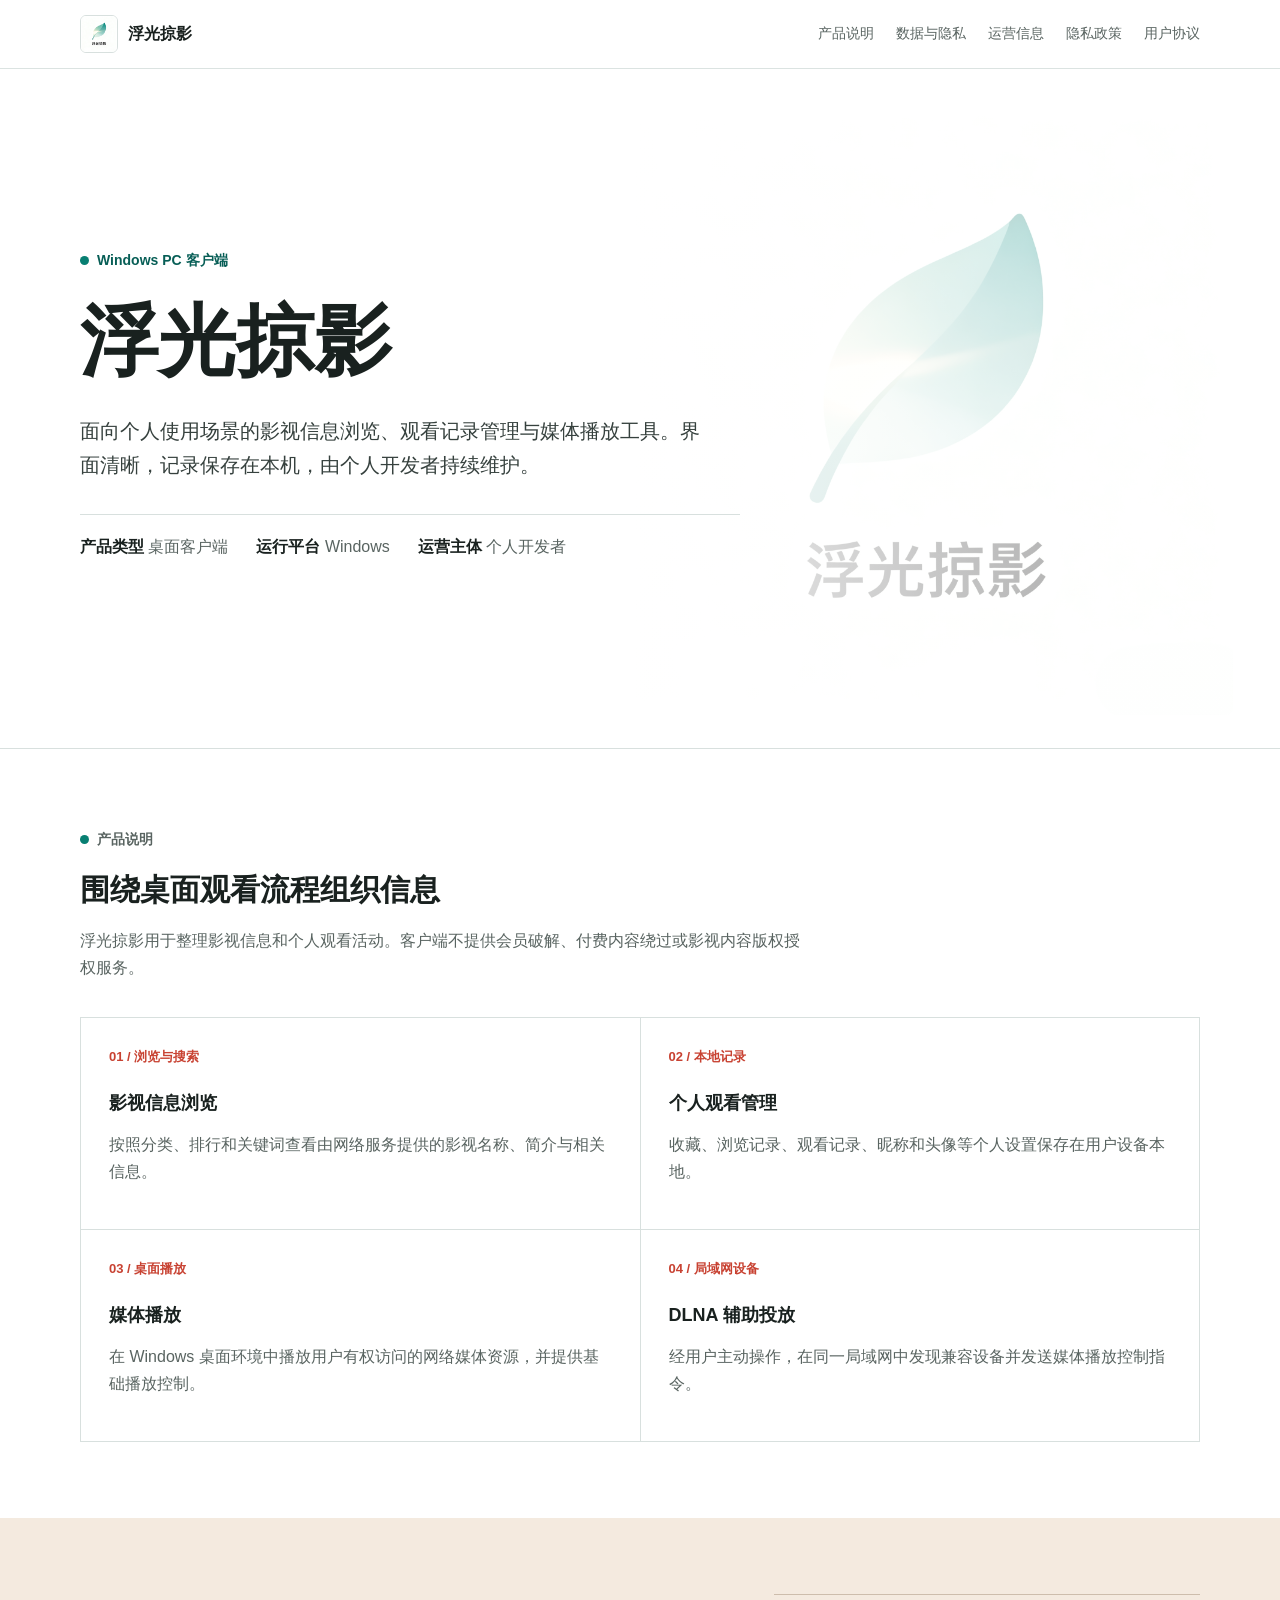
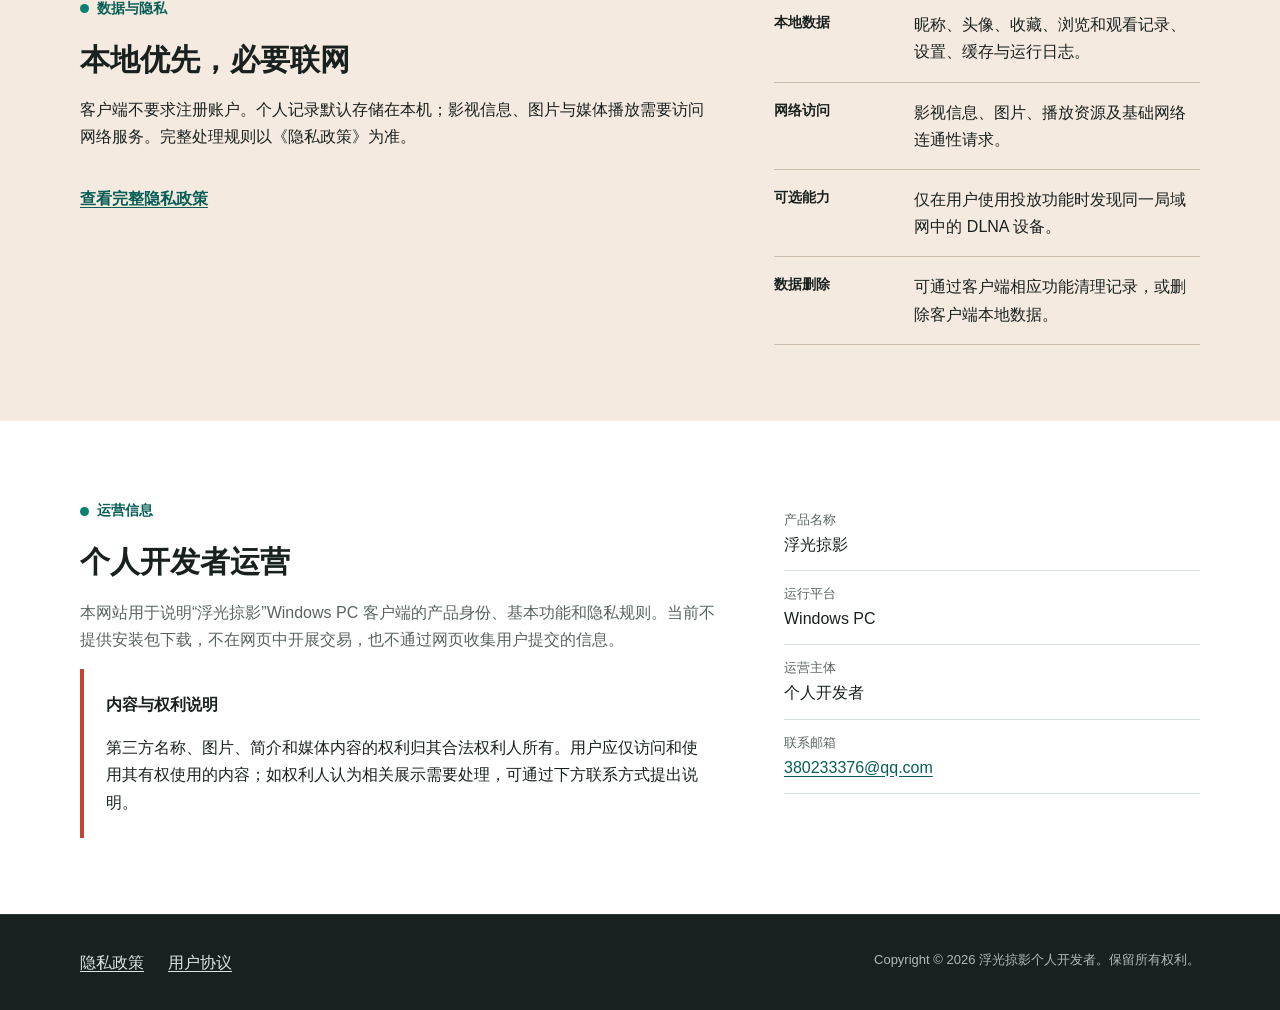
<file: index.html>
<!doctype html>
<html lang="zh-CN">
<head>
  <meta charset="utf-8">
  <meta name="viewport" content="width=device-width, initial-scale=1">
  <meta name="description" content="浮光掠影是面向 Windows PC 的影视信息浏览、个人记录与媒体播放工具。">
  <meta name="referrer" content="strict-origin-when-cross-origin">
  <meta name="theme-color" content="#087f72">
  <title>浮光掠影 - Windows PC 客户端</title>
  <link rel="icon" href="assets/logo.png" type="image/png">
  <link rel="stylesheet" href="styles.css">
</head>
<body>
  <a class="skip-link" href="#main">跳到主要内容</a>
  <header class="site-header">
    <div class="nav-shell">
      <a class="brand-link" href="index.html" aria-label="浮光掠影首页">
        <img class="brand-mark" src="assets/logo.png" alt="" width="38" height="38">
        <span>浮光掠影</span>
      </a>
      <nav class="site-nav" aria-label="主要导航">
        <a href="#product">产品说明</a>
        <a href="#privacy">数据与隐私</a>
        <a href="#operator">运营信息</a>
        <a href="privacy.html">隐私政策</a>
        <a href="terms.html">用户协议</a>
      </nav>
    </div>
  </header>

  <main id="main">
    <section class="hero" aria-labelledby="hero-title">
      <div class="hero-inner">
        <div class="hero-copy">
          <p class="eyebrow">Windows PC 客户端</p>
          <h1 id="hero-title">浮光掠影</h1>
          <p class="hero-lead">面向个人使用场景的影视信息浏览、观看记录管理与媒体播放工具。界面清晰，记录保存在本机，由个人开发者持续维护。</p>
          <ul class="identity-row" aria-label="产品身份信息">
            <li><strong>产品类型</strong> 桌面客户端</li>
            <li><strong>运行平台</strong> Windows</li>
            <li><strong>运营主体</strong> 个人开发者</li>
          </ul>
        </div>
      </div>
    </section>

    <section class="section" id="product" aria-labelledby="product-title">
      <div class="content-shell">
        <div class="section-heading">
          <p class="eyebrow">产品说明</p>
          <h2 id="product-title">围绕桌面观看流程组织信息</h2>
          <p>浮光掠影用于整理影视信息和个人观看活动。客户端不提供会员破解、付费内容绕过或影视内容版权授权服务。</p>
        </div>
        <div class="feature-grid">
          <article class="feature">
            <span class="feature-index">01 / 浏览与搜索</span>
            <h3>影视信息浏览</h3>
            <p>按照分类、排行和关键词查看由网络服务提供的影视名称、简介与相关信息。</p>
          </article>
          <article class="feature">
            <span class="feature-index">02 / 本地记录</span>
            <h3>个人观看管理</h3>
            <p>收藏、浏览记录、观看记录、昵称和头像等个人设置保存在用户设备本地。</p>
          </article>
          <article class="feature">
            <span class="feature-index">03 / 桌面播放</span>
            <h3>媒体播放</h3>
            <p>在 Windows 桌面环境中播放用户有权访问的网络媒体资源，并提供基础播放控制。</p>
          </article>
          <article class="feature">
            <span class="feature-index">04 / 局域网设备</span>
            <h3>DLNA 辅助投放</h3>
            <p>经用户主动操作，在同一局域网中发现兼容设备并发送媒体播放控制指令。</p>
          </article>
        </div>
      </div>
    </section>

    <section class="section section-warm" id="privacy" aria-labelledby="privacy-title">
      <div class="content-shell fact-grid">
        <div>
          <p class="eyebrow">数据与隐私</p>
          <h2 id="privacy-title">本地优先，必要联网</h2>
          <p>客户端不要求注册账户。个人记录默认存储在本机；影视信息、图片与媒体播放需要访问网络服务。完整处理规则以《隐私政策》为准。</p>
          <a class="text-link" href="privacy.html">查看完整隐私政策</a>
        </div>
        <ul class="fact-list">
          <li><strong>本地数据</strong><span>昵称、头像、收藏、浏览和观看记录、设置、缓存与运行日志。</span></li>
          <li><strong>网络访问</strong><span>影视信息、图片、播放资源及基础网络连通性请求。</span></li>
          <li><strong>可选能力</strong><span>仅在用户使用投放功能时发现同一局域网中的 DLNA 设备。</span></li>
          <li><strong>数据删除</strong><span>可通过客户端相应功能清理记录，或删除客户端本地数据。</span></li>
        </ul>
      </div>
    </section>

    <section class="section" id="operator" aria-labelledby="operator-title">
      <div class="content-shell operator-band">
        <div>
          <p class="eyebrow">运营信息</p>
          <h2 id="operator-title">个人开发者运营</h2>
          <p class="operator-copy">本网站用于说明“浮光掠影”Windows PC 客户端的产品身份、基本功能和隐私规则。当前不提供安装包下载，不在网页中开展交易，也不通过网页收集用户提交的信息。</p>
          <div class="notice">
            <strong>内容与权利说明</strong>
            <p>第三方名称、图片、简介和媒体内容的权利归其合法权利人所有。用户应仅访问和使用其有权使用的内容；如权利人认为相关展示需要处理，可通过下方联系方式提出说明。</p>
          </div>
        </div>
        <ul class="contact-list" aria-label="联系信息">
          <li><span>产品名称</span>浮光掠影</li>
          <li><span>运行平台</span>Windows PC</li>
          <li><span>运营主体</span>个人开发者</li>
          <li><span>联系邮箱</span><a href="mailto:380233376@qq.com">380233376@qq.com</a></li>
        </ul>
      </div>
    </section>
  </main>

  <footer class="site-footer">
    <div class="footer-shell">
      <div>
        <div class="footer-links">
          <a href="privacy.html">隐私政策</a>
          <a href="terms.html">用户协议</a>
        </div>
      </div>
      <p>Copyright &copy; 2026 浮光掠影个人开发者。保留所有权利。</p>
    </div>
  </footer>
</body>
</html>
</file>
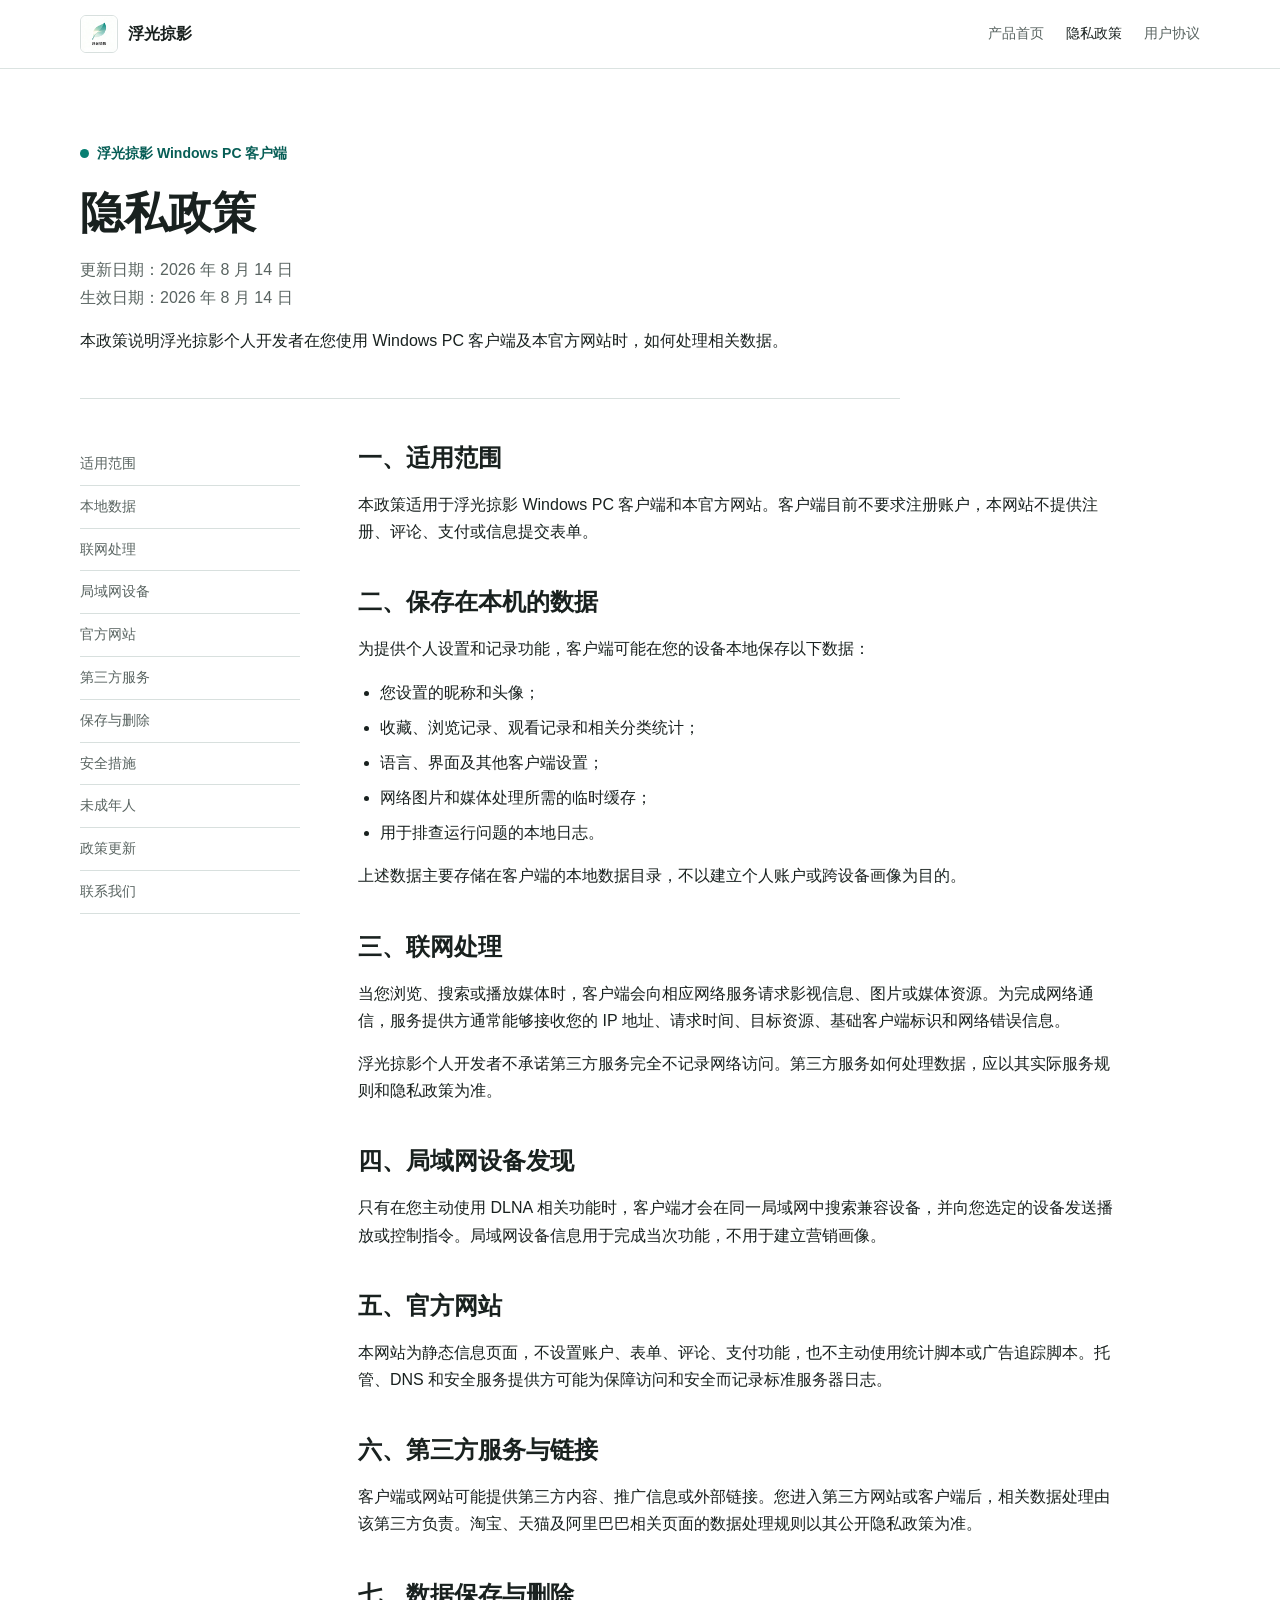
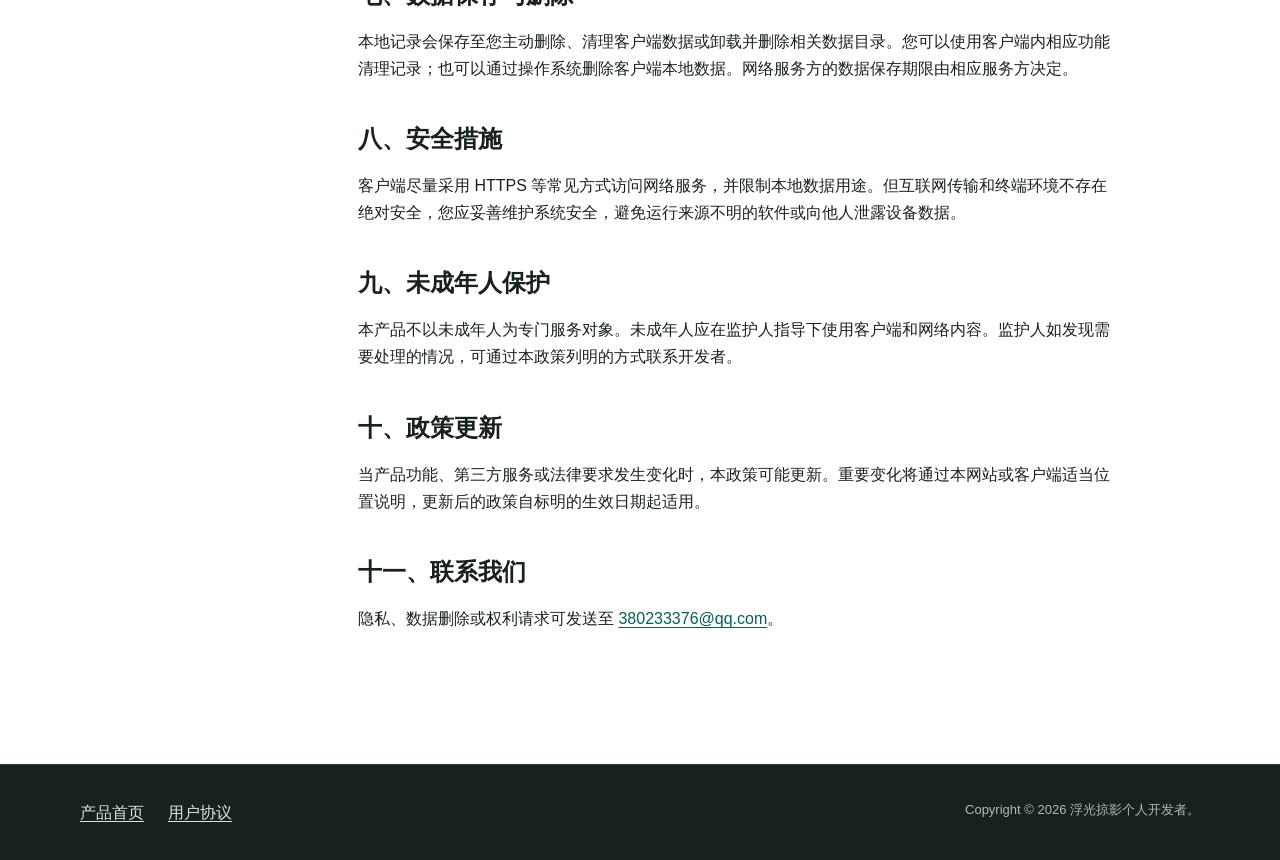
<file: privacy.html>
<!doctype html>
<html lang="zh-CN">
<head>
  <meta charset="utf-8">
  <meta name="viewport" content="width=device-width, initial-scale=1">
  <meta name="description" content="浮光掠影 Windows PC 客户端隐私政策。">
  <meta name="referrer" content="strict-origin-when-cross-origin">
  <meta name="theme-color" content="#087f72">
  <title>隐私政策 - 浮光掠影</title>
  <link rel="icon" href="assets/logo.png" type="image/png">
  <link rel="stylesheet" href="styles.css">
</head>
<body>
  <a class="skip-link" href="#main">跳到主要内容</a>
  <header class="site-header">
    <div class="nav-shell">
      <a class="brand-link" href="index.html" aria-label="浮光掠影首页">
        <img class="brand-mark" src="assets/logo.png" alt="" width="38" height="38">
        <span>浮光掠影</span>
      </a>
      <nav class="site-nav" aria-label="主要导航">
        <a href="index.html">产品首页</a>
        <a href="privacy.html" aria-current="page">隐私政策</a>
        <a href="terms.html">用户协议</a>
      </nav>
    </div>
  </header>

  <main class="legal-main" id="main">
    <div class="content-shell">
      <header class="legal-header">
        <p class="eyebrow">浮光掠影 Windows PC 客户端</p>
        <h1>隐私政策</h1>
        <p class="legal-meta">更新日期：2026 年 8 月 14 日<br>生效日期：2026 年 8 月 14 日</p>
        <p>本政策说明浮光掠影个人开发者在您使用 Windows PC 客户端及本官方网站时，如何处理相关数据。</p>
      </header>

      <div class="legal-layout">
        <ol class="legal-toc" aria-label="本文目录">
          <li><a href="#scope">适用范围</a></li>
          <li><a href="#local">本地数据</a></li>
          <li><a href="#network">联网处理</a></li>
          <li><a href="#dlna">局域网设备</a></li>
          <li><a href="#website">官方网站</a></li>
          <li><a href="#third-party">第三方服务</a></li>
          <li><a href="#retention">保存与删除</a></li>
          <li><a href="#security">安全措施</a></li>
          <li><a href="#minors">未成年人</a></li>
          <li><a href="#updates">政策更新</a></li>
          <li><a href="#contact">联系我们</a></li>
        </ol>

        <article class="legal-article">
          <section id="scope">
            <h2>一、适用范围</h2>
            <p>本政策适用于浮光掠影 Windows PC 客户端和本官方网站。客户端目前不要求注册账户，本网站不提供注册、评论、支付或信息提交表单。</p>
          </section>

          <section id="local">
            <h2>二、保存在本机的数据</h2>
            <p>为提供个人设置和记录功能，客户端可能在您的设备本地保存以下数据：</p>
            <ul>
              <li>您设置的昵称和头像；</li>
              <li>收藏、浏览记录、观看记录和相关分类统计；</li>
              <li>语言、界面及其他客户端设置；</li>
              <li>网络图片和媒体处理所需的临时缓存；</li>
              <li>用于排查运行问题的本地日志。</li>
            </ul>
            <p>上述数据主要存储在客户端的本地数据目录，不以建立个人账户或跨设备画像为目的。</p>
          </section>

          <section id="network">
            <h2>三、联网处理</h2>
            <p>当您浏览、搜索或播放媒体时，客户端会向相应网络服务请求影视信息、图片或媒体资源。为完成网络通信，服务提供方通常能够接收您的 IP 地址、请求时间、目标资源、基础客户端标识和网络错误信息。</p>
            <p>浮光掠影个人开发者不承诺第三方服务完全不记录网络访问。第三方服务如何处理数据，应以其实际服务规则和隐私政策为准。</p>
          </section>

          <section id="dlna">
            <h2>四、局域网设备发现</h2>
            <p>只有在您主动使用 DLNA 相关功能时，客户端才会在同一局域网中搜索兼容设备，并向您选定的设备发送播放或控制指令。局域网设备信息用于完成当次功能，不用于建立营销画像。</p>
          </section>

          <section id="website">
            <h2>五、官方网站</h2>
            <p>本网站为静态信息页面，不设置账户、表单、评论、支付功能，也不主动使用统计脚本或广告追踪脚本。托管、DNS 和安全服务提供方可能为保障访问和安全而记录标准服务器日志。</p>
          </section>

          <section id="third-party">
            <h2>六、第三方服务与链接</h2>
            <p>客户端或网站可能提供第三方内容、推广信息或外部链接。您进入第三方网站或客户端后，相关数据处理由该第三方负责。淘宝、天猫及阿里巴巴相关页面的数据处理规则以其公开隐私政策为准。</p>
          </section>

          <section id="retention">
            <h2>七、数据保存与删除</h2>
            <p>本地记录会保存至您主动删除、清理客户端数据或卸载并删除相关数据目录。您可以使用客户端内相应功能清理记录；也可以通过操作系统删除客户端本地数据。网络服务方的数据保存期限由相应服务方决定。</p>
          </section>

          <section id="security">
            <h2>八、安全措施</h2>
            <p>客户端尽量采用 HTTPS 等常见方式访问网络服务，并限制本地数据用途。但互联网传输和终端环境不存在绝对安全，您应妥善维护系统安全，避免运行来源不明的软件或向他人泄露设备数据。</p>
          </section>

          <section id="minors">
            <h2>九、未成年人保护</h2>
            <p>本产品不以未成年人为专门服务对象。未成年人应在监护人指导下使用客户端和网络内容。监护人如发现需要处理的情况，可通过本政策列明的方式联系开发者。</p>
          </section>

          <section id="updates">
            <h2>十、政策更新</h2>
            <p>当产品功能、第三方服务或法律要求发生变化时，本政策可能更新。重要变化将通过本网站或客户端适当位置说明，更新后的政策自标明的生效日期起适用。</p>
          </section>

          <section id="contact">
            <h2>十一、联系我们</h2>
            <p>隐私、数据删除或权利请求可发送至 <a href="mailto:380233376@qq.com">380233376@qq.com</a>。</p>
          </section>
        </article>
      </div>
    </div>
  </main>

  <footer class="site-footer">
    <div class="footer-shell">
      <div class="footer-links">
        <a href="index.html">产品首页</a>
        <a href="terms.html">用户协议</a>
      </div>
      <p>Copyright &copy; 2026 浮光掠影个人开发者。</p>
    </div>
  </footer>
</body>
</html>
</file>
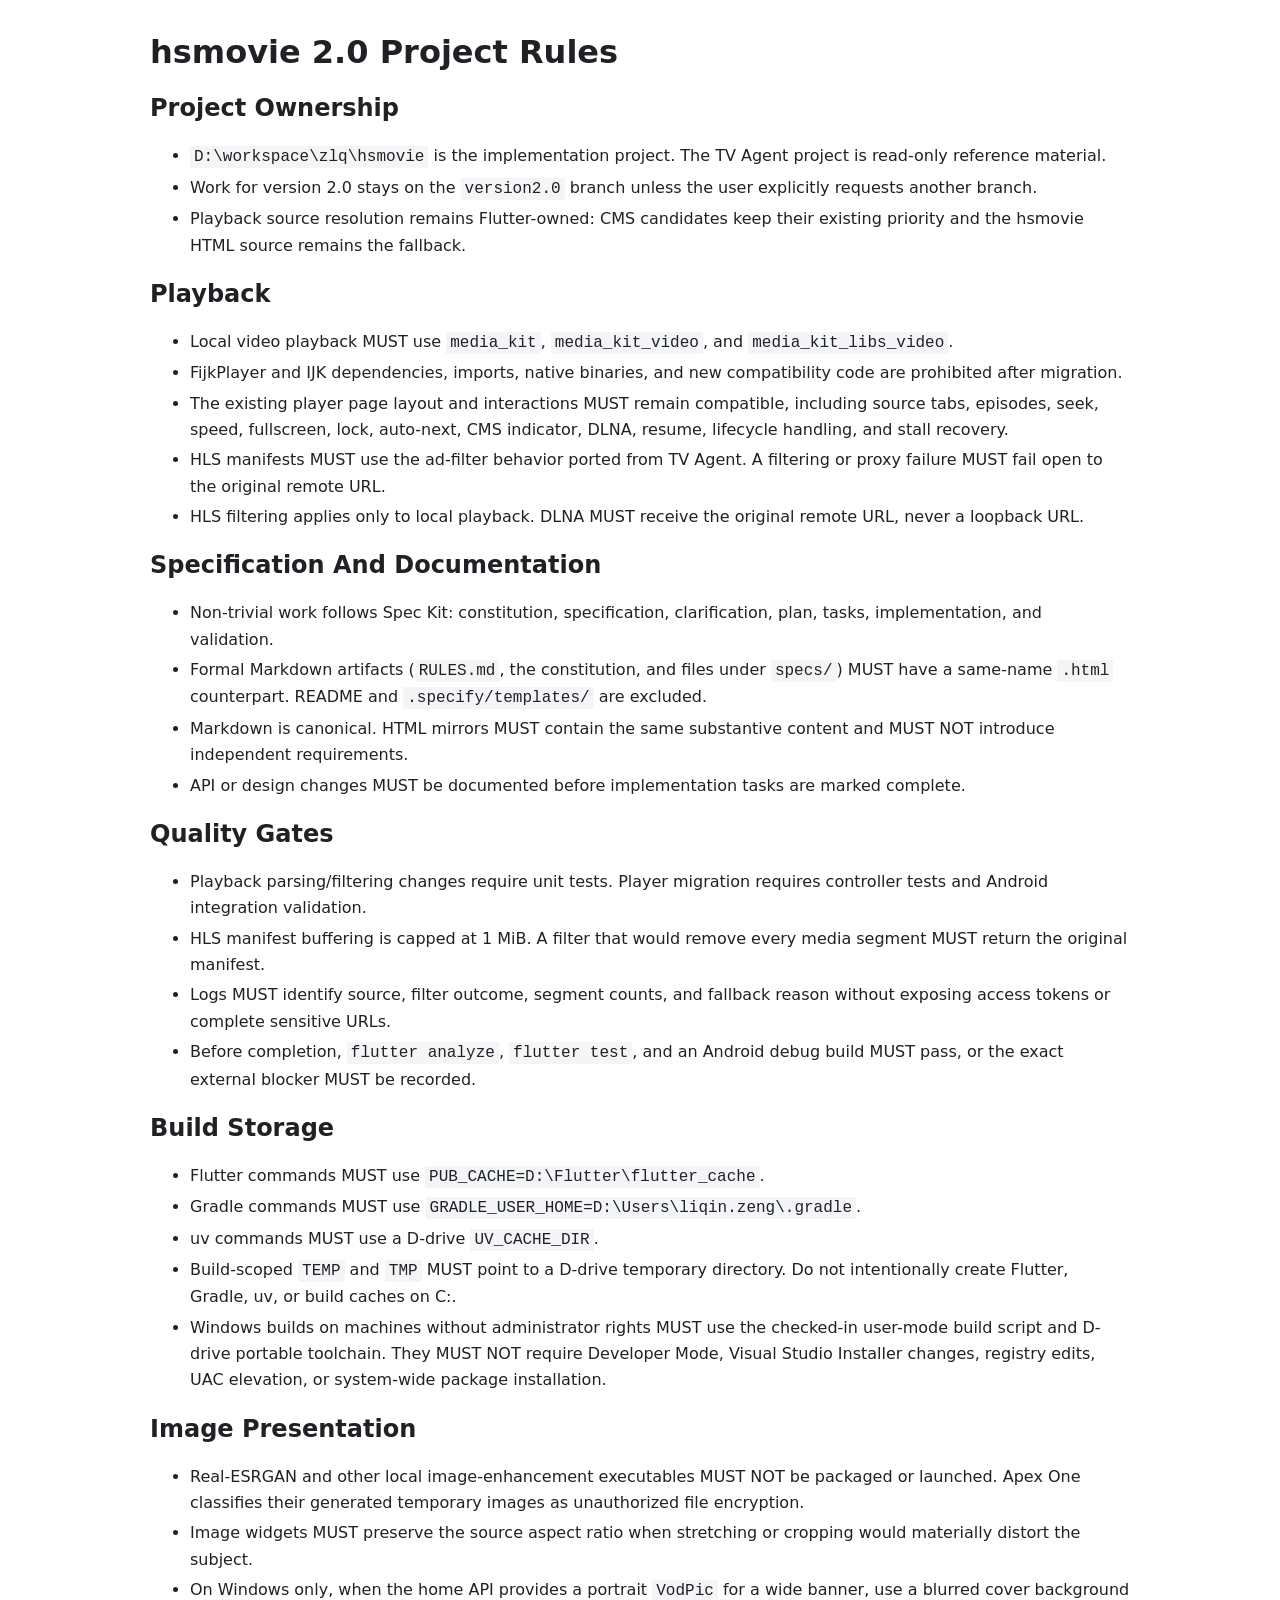
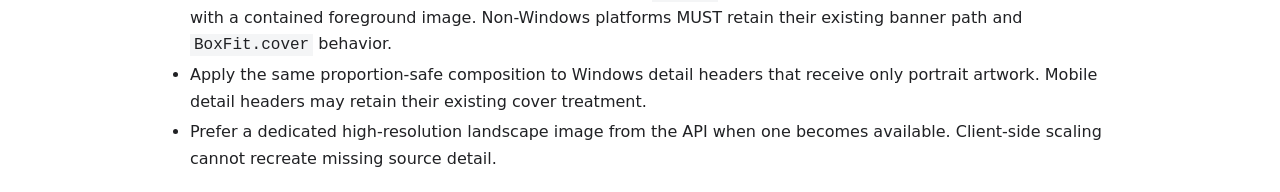
<file: RULES.html>
<!doctype html>
<html lang="zh-CN"><head><meta charset="utf-8">
<meta name="viewport" content="width=device-width,initial-scale=1">
<style>body{font:16px/1.65 system-ui,sans-serif;max-width:980px;margin:32px auto;padding:0 20px;color:#202124}h1,h2,h3{line-height:1.25}code,pre{font-family:ui-monospace,monospace;background:#f4f5f6}code{padding:2px 4px}pre{padding:14px;overflow:auto;border-radius:4px}li{margin:4px 0}blockquote{border-left:3px solid #aaa;padding-left:12px;color:#555}</style></head><body>
<h1>hsmovie 2.0 Project Rules</h1>
<h2>Project Ownership</h2>
<ul>
<li><code>D:\workspace\zlq\hsmovie</code> is the implementation project. The TV Agent project is read-only reference material.</li>
<li>Work for version 2.0 stays on the <code>version2.0</code> branch unless the user explicitly requests another branch.</li>
<li>Playback source resolution remains Flutter-owned: CMS candidates keep their existing priority and the hsmovie HTML source remains the fallback.</li>
</ul>
<h2>Playback</h2>
<ul>
<li>Local video playback MUST use <code>media_kit</code>, <code>media_kit_video</code>, and <code>media_kit_libs_video</code>.</li>
<li>FijkPlayer and IJK dependencies, imports, native binaries, and new compatibility code are prohibited after migration.</li>
<li>The existing player page layout and interactions MUST remain compatible, including source tabs, episodes, seek, speed, fullscreen, lock, auto-next, CMS indicator, DLNA, resume, lifecycle handling, and stall recovery.</li>
<li>HLS manifests MUST use the ad-filter behavior ported from TV Agent. A filtering or proxy failure MUST fail open to the original remote URL.</li>
<li>HLS filtering applies only to local playback. DLNA MUST receive the original remote URL, never a loopback URL.</li>
</ul>
<h2>Specification And Documentation</h2>
<ul>
<li>Non-trivial work follows Spec Kit: constitution, specification, clarification, plan, tasks, implementation, and validation.</li>
<li>Formal Markdown artifacts (<code>RULES.md</code>, the constitution, and files under <code>specs&#47;</code>) MUST have a same-name <code>.html</code> counterpart. README and <code>.specify&#47;templates&#47;</code> are excluded.</li>
<li>Markdown is canonical. HTML mirrors MUST contain the same substantive content and MUST NOT introduce independent requirements.</li>
<li>API or design changes MUST be documented before implementation tasks are marked complete.</li>
</ul>
<h2>Quality Gates</h2>
<ul>
<li>Playback parsing&#47;filtering changes require unit tests. Player migration requires controller tests and Android integration validation.</li>
<li>HLS manifest buffering is capped at 1 MiB. A filter that would remove every media segment MUST return the original manifest.</li>
<li>Logs MUST identify source, filter outcome, segment counts, and fallback reason without exposing access tokens or complete sensitive URLs.</li>
<li>Before completion, <code>flutter analyze</code>, <code>flutter test</code>, and an Android debug build MUST pass, or the exact external blocker MUST be recorded.</li>
</ul>
<h2>Build Storage</h2>
<ul>
<li>Flutter commands MUST use <code>PUB_CACHE=D:\Flutter\flutter_cache</code>.</li>
<li>Gradle commands MUST use <code>GRADLE_USER_HOME=D:\Users\liqin.zeng\.gradle</code>.</li>
<li>uv commands MUST use a D-drive <code>UV_CACHE_DIR</code>.</li>
<li>Build-scoped <code>TEMP</code> and <code>TMP</code> MUST point to a D-drive temporary directory. Do not intentionally create Flutter, Gradle, uv, or build caches on C:.</li>
<li>Windows builds on machines without administrator rights MUST use the checked-in user-mode build script and D-drive portable toolchain. They MUST NOT require Developer Mode, Visual Studio Installer changes, registry edits, UAC elevation, or system-wide package installation.</li>
</ul>
<h2>Image Presentation</h2>
<ul>
<li>Real-ESRGAN and other local image-enhancement executables MUST NOT be packaged or launched. Apex One classifies their generated temporary images as unauthorized file encryption.</li>
<li>Image widgets MUST preserve the source aspect ratio when stretching or cropping would materially distort the subject.</li>
<li>On Windows only, when the home API provides a portrait <code>VodPic</code> for a wide banner, use a blurred cover background with a contained foreground image. Non-Windows platforms MUST retain their existing banner path and <code>BoxFit.cover</code> behavior.</li>
<li>Apply the same proportion-safe composition to Windows detail headers that receive only portrait artwork. Mobile detail headers may retain their existing cover treatment.</li>
<li>Prefer a dedicated high-resolution landscape image from the API when one becomes available. Client-side scaling cannot recreate missing source detail.</li>
</ul>
</body></html>
</file>
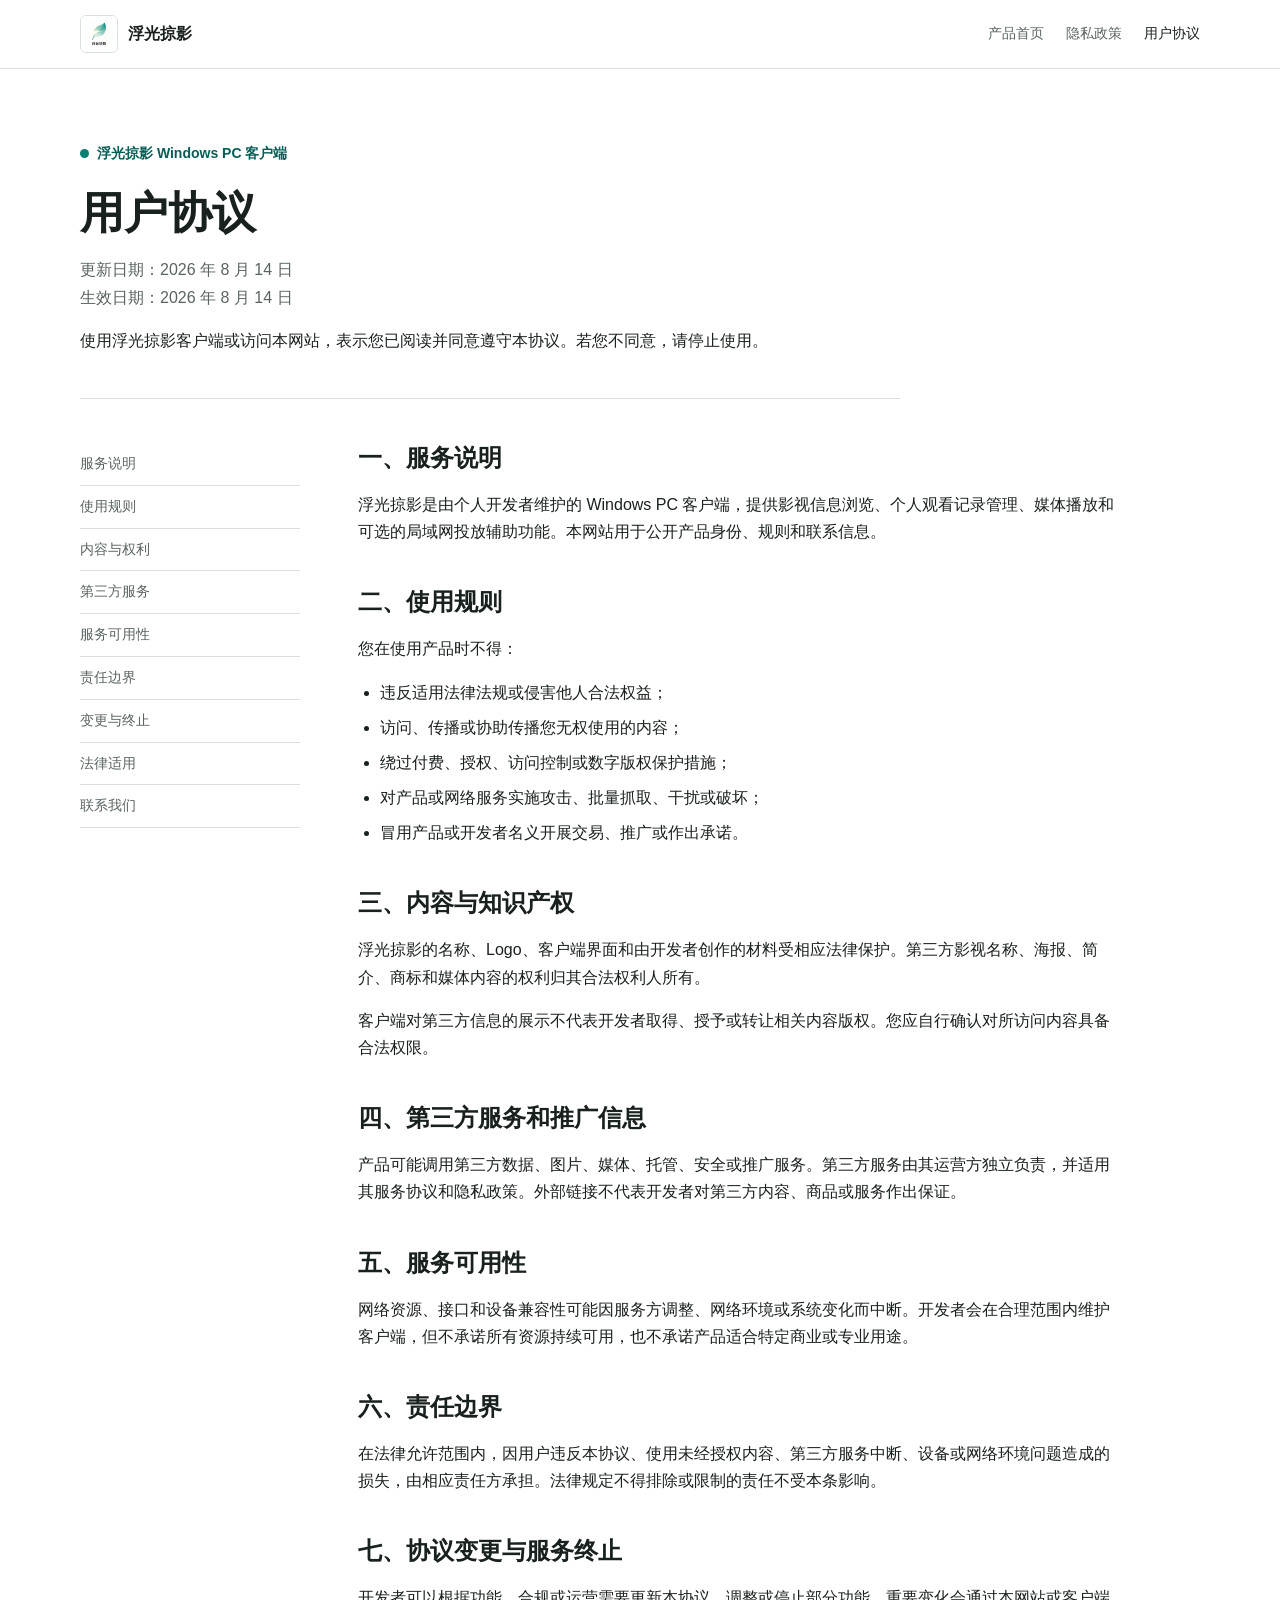
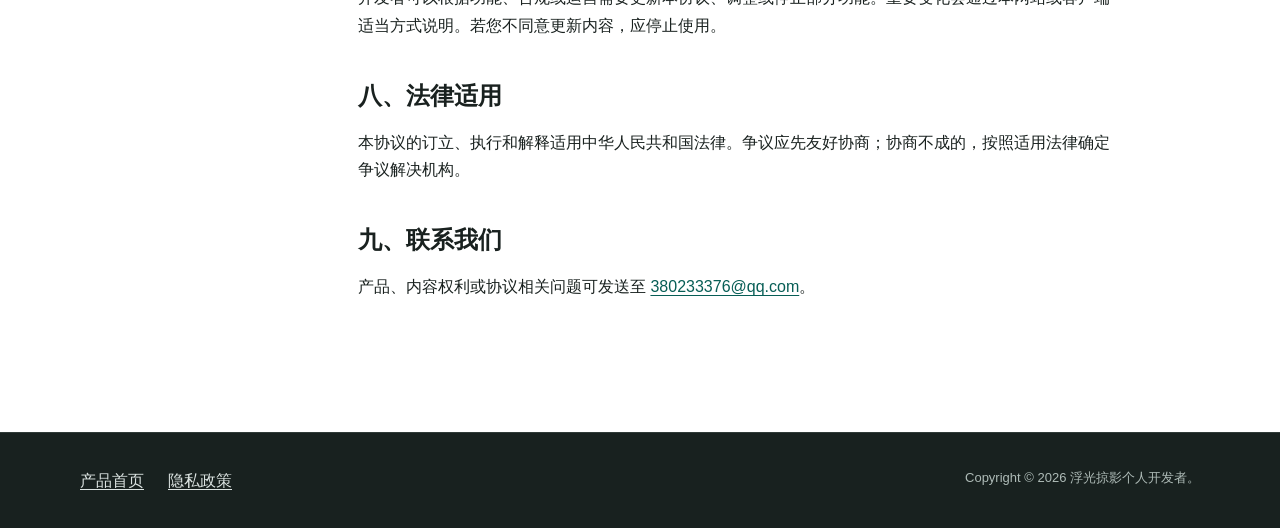
<file: terms.html>
<!doctype html>
<html lang="zh-CN">
<head>
  <meta charset="utf-8">
  <meta name="viewport" content="width=device-width, initial-scale=1">
  <meta name="description" content="浮光掠影 Windows PC 客户端用户协议。">
  <meta name="referrer" content="strict-origin-when-cross-origin">
  <meta name="theme-color" content="#087f72">
  <title>用户协议 - 浮光掠影</title>
  <link rel="icon" href="assets/logo.png" type="image/png">
  <link rel="stylesheet" href="styles.css">
</head>
<body>
  <a class="skip-link" href="#main">跳到主要内容</a>
  <header class="site-header">
    <div class="nav-shell">
      <a class="brand-link" href="index.html" aria-label="浮光掠影首页">
        <img class="brand-mark" src="assets/logo.png" alt="" width="38" height="38">
        <span>浮光掠影</span>
      </a>
      <nav class="site-nav" aria-label="主要导航">
        <a href="index.html">产品首页</a>
        <a href="privacy.html">隐私政策</a>
        <a href="terms.html" aria-current="page">用户协议</a>
      </nav>
    </div>
  </header>

  <main class="legal-main" id="main">
    <div class="content-shell">
      <header class="legal-header">
        <p class="eyebrow">浮光掠影 Windows PC 客户端</p>
        <h1>用户协议</h1>
        <p class="legal-meta">更新日期：2026 年 8 月 14 日<br>生效日期：2026 年 8 月 14 日</p>
        <p>使用浮光掠影客户端或访问本网站，表示您已阅读并同意遵守本协议。若您不同意，请停止使用。</p>
      </header>

      <div class="legal-layout">
        <ol class="legal-toc" aria-label="本文目录">
          <li><a href="#service">服务说明</a></li>
          <li><a href="#rules">使用规则</a></li>
          <li><a href="#content">内容与权利</a></li>
          <li><a href="#third-party">第三方服务</a></li>
          <li><a href="#availability">服务可用性</a></li>
          <li><a href="#liability">责任边界</a></li>
          <li><a href="#changes">变更与终止</a></li>
          <li><a href="#law">法律适用</a></li>
          <li><a href="#contact">联系我们</a></li>
        </ol>

        <article class="legal-article">
          <section id="service">
            <h2>一、服务说明</h2>
            <p>浮光掠影是由个人开发者维护的 Windows PC 客户端，提供影视信息浏览、个人观看记录管理、媒体播放和可选的局域网投放辅助功能。本网站用于公开产品身份、规则和联系信息。</p>
          </section>

          <section id="rules">
            <h2>二、使用规则</h2>
            <p>您在使用产品时不得：</p>
            <ul>
              <li>违反适用法律法规或侵害他人合法权益；</li>
              <li>访问、传播或协助传播您无权使用的内容；</li>
              <li>绕过付费、授权、访问控制或数字版权保护措施；</li>
              <li>对产品或网络服务实施攻击、批量抓取、干扰或破坏；</li>
              <li>冒用产品或开发者名义开展交易、推广或作出承诺。</li>
            </ul>
          </section>

          <section id="content">
            <h2>三、内容与知识产权</h2>
            <p>浮光掠影的名称、Logo、客户端界面和由开发者创作的材料受相应法律保护。第三方影视名称、海报、简介、商标和媒体内容的权利归其合法权利人所有。</p>
            <p>客户端对第三方信息的展示不代表开发者取得、授予或转让相关内容版权。您应自行确认对所访问内容具备合法权限。</p>
          </section>

          <section id="third-party">
            <h2>四、第三方服务和推广信息</h2>
            <p>产品可能调用第三方数据、图片、媒体、托管、安全或推广服务。第三方服务由其运营方独立负责，并适用其服务协议和隐私政策。外部链接不代表开发者对第三方内容、商品或服务作出保证。</p>
          </section>

          <section id="availability">
            <h2>五、服务可用性</h2>
            <p>网络资源、接口和设备兼容性可能因服务方调整、网络环境或系统变化而中断。开发者会在合理范围内维护客户端，但不承诺所有资源持续可用，也不承诺产品适合特定商业或专业用途。</p>
          </section>

          <section id="liability">
            <h2>六、责任边界</h2>
            <p>在法律允许范围内，因用户违反本协议、使用未经授权内容、第三方服务中断、设备或网络环境问题造成的损失，由相应责任方承担。法律规定不得排除或限制的责任不受本条影响。</p>
          </section>

          <section id="changes">
            <h2>七、协议变更与服务终止</h2>
            <p>开发者可以根据功能、合规或运营需要更新本协议、调整或停止部分功能。重要变化会通过本网站或客户端适当方式说明。若您不同意更新内容，应停止使用。</p>
          </section>

          <section id="law">
            <h2>八、法律适用</h2>
            <p>本协议的订立、执行和解释适用中华人民共和国法律。争议应先友好协商；协商不成的，按照适用法律确定争议解决机构。</p>
          </section>

          <section id="contact">
            <h2>九、联系我们</h2>
            <p>产品、内容权利或协议相关问题可发送至 <a href="mailto:380233376@qq.com">380233376@qq.com</a>。</p>
          </section>
        </article>
      </div>
    </div>
  </main>

  <footer class="site-footer">
    <div class="footer-shell">
      <div class="footer-links">
        <a href="index.html">产品首页</a>
        <a href="privacy.html">隐私政策</a>
      </div>
      <p>Copyright &copy; 2026 浮光掠影个人开发者。</p>
    </div>
  </footer>
</body>
</html>
</file>
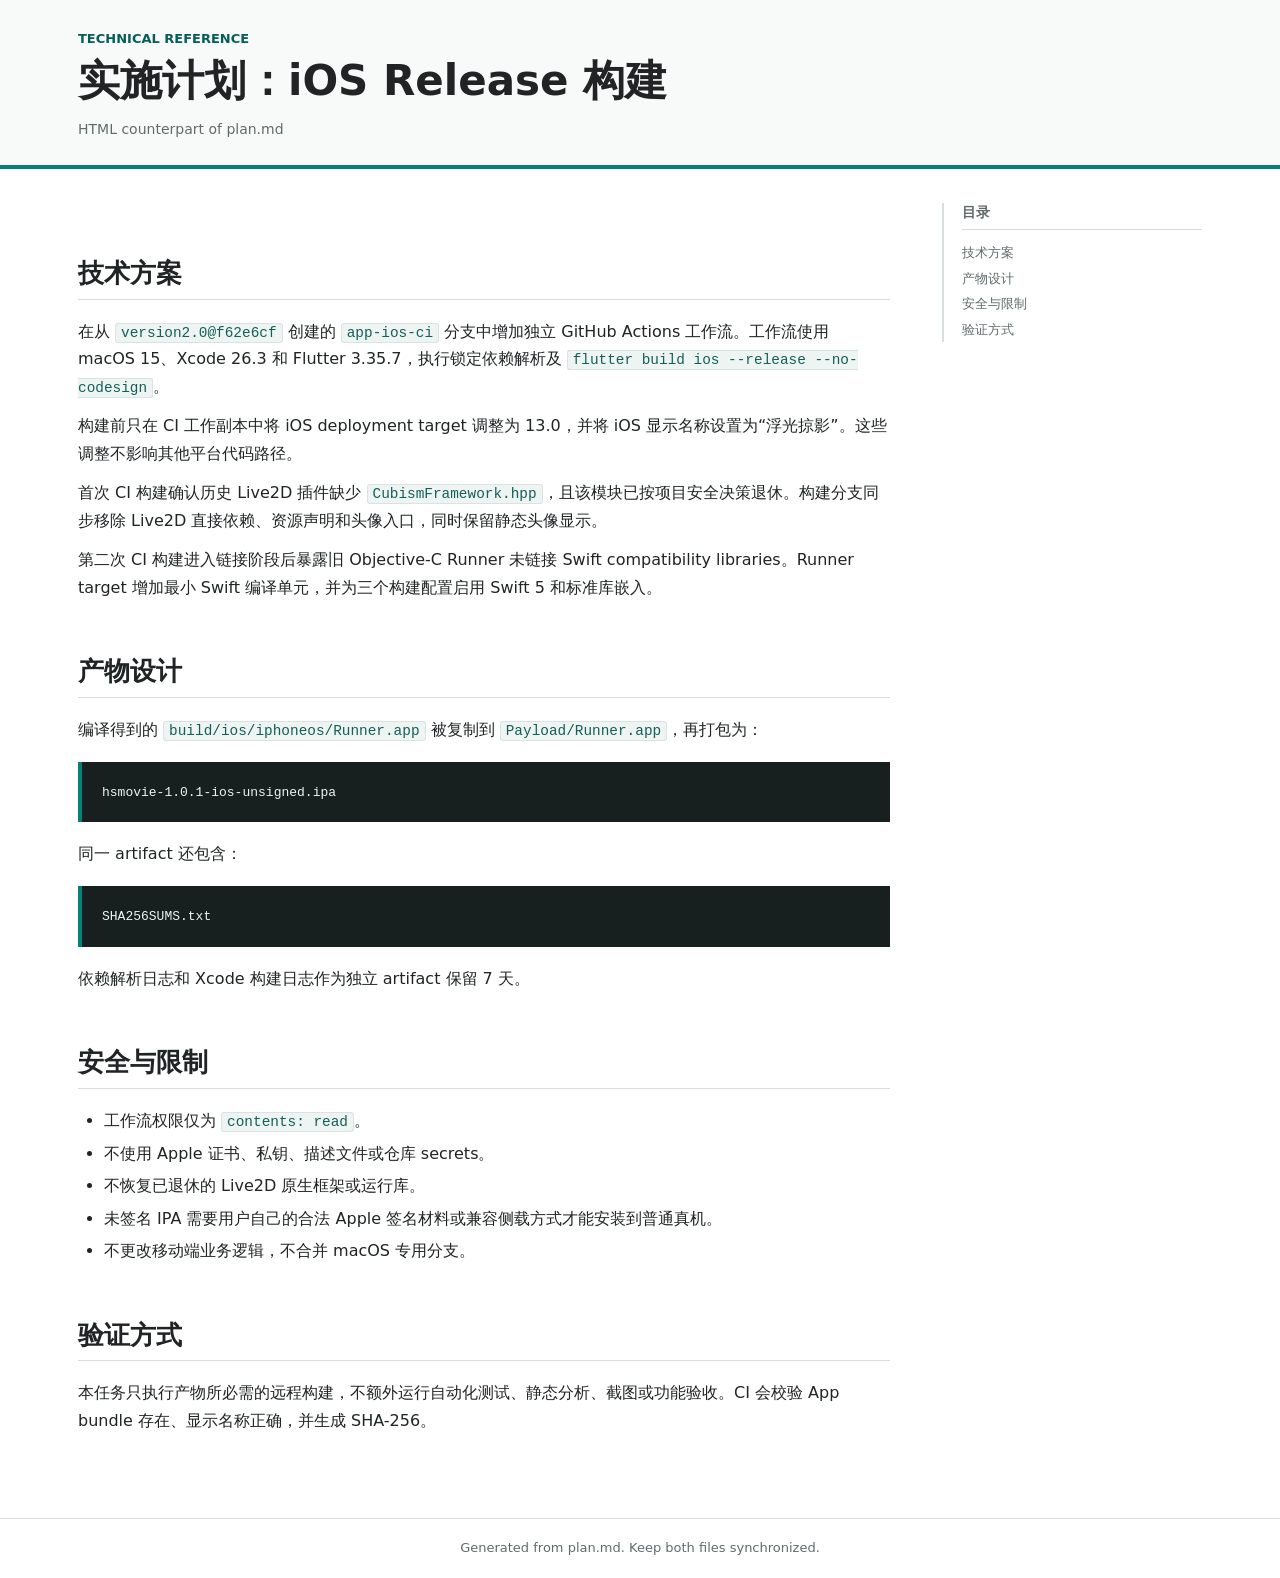
<file: specs/004-ios-release-build/plan.html>
<!doctype html>
<html lang="zh-CN">
<head>
  <meta charset="utf-8">
  <meta name="viewport" content="width=device-width, initial-scale=1">
  <title>实施计划：iOS Release 构建</title>
  <style>
:root{color-scheme:light;--ink:#202425;--muted:#626b6c;--line:#d8dedd;--soft:#f4f7f6;--accent:#087f78;--accent-dark:#075e59;--warm:#b65318;--code:#17201f;--paper:#fff;}
*{box-sizing:border-box}html{scroll-behavior:smooth}body{margin:0;background:var(--paper);color:var(--ink);font:16px/1.72 system-ui,-apple-system,"Segoe UI","Microsoft YaHei",sans-serif;letter-spacing:0;}
a{color:var(--accent-dark);text-decoration-thickness:1px;text-underline-offset:3px}a:hover{color:var(--warm)}
.page-header{border-bottom:4px solid var(--accent);background:#f8faf9}.page-header-inner{max-width:1180px;margin:0 auto;padding:28px 28px 24px}.eyebrow{margin:0;color:var(--accent-dark);font-size:13px;font-weight:700;text-transform:uppercase}.page-header h1{margin:6px 0 0;font-size:clamp(25px,4vw,42px);line-height:1.2;letter-spacing:0}.source{margin:10px 0 0;color:var(--muted);font-size:14px}
.layout{display:grid;grid-template-columns:minmax(0,820px) 260px;gap:52px;max-width:1180px;margin:0 auto;padding:34px 28px 72px}.content{min-width:0}.toc{position:sticky;top:24px;align-self:start;max-height:calc(100vh - 48px);overflow:auto;border-left:2px solid var(--line);padding-left:18px}.toc h2{margin:0 0 10px;font-size:14px;text-transform:uppercase;color:var(--muted)}.toc ul{list-style:none;margin:0;padding:0}.toc li{margin:0}.toc a{display:block;padding:4px 0;color:var(--muted);font-size:13px;line-height:1.35;text-decoration:none}.toc a:hover{color:var(--accent-dark)}.toc-level-3 a{padding-left:12px}.toc-level-4 a{padding-left:24px}
.content>h1:first-child{display:none}h2,h3,h4,h5,h6{scroll-margin-top:20px;line-height:1.3;letter-spacing:0}h2{margin:54px 0 18px;padding-bottom:8px;border-bottom:1px solid var(--line);font-size:26px}h3{margin:36px 0 14px;font-size:20px}h4{margin:28px 0 10px;font-size:17px}.heading-link{margin-left:8px;color:transparent;text-decoration:none;font-weight:400}.content h2:hover .heading-link,.content h3:hover .heading-link,.content h4:hover .heading-link{color:var(--line)}p{margin:12px 0}strong{font-weight:700}blockquote{margin:20px 0;padding:12px 18px;border-left:4px solid var(--warm);background:#fff8f2;color:#4d4038}blockquote p{margin:0}ul,ol{padding-left:26px}li{margin:5px 0}
code{border:1px solid #d9e3e1;border-radius:3px;background:#edf4f2;padding:1px 5px;color:#145f59;font:0.9em/1.5 "Cascadia Code",Consolas,monospace}pre{overflow:auto;margin:18px 0;padding:18px 20px;border-left:4px solid var(--accent);background:var(--code);color:#edf5f3;line-height:1.55}pre code{border:0;background:transparent;padding:0;color:inherit;font-size:13px;white-space:pre}
.table-wrap{overflow-x:auto;margin:18px 0;border:1px solid var(--line)}table{width:100%;border-collapse:collapse;font-size:14px}th{background:#edf4f2;color:#174c48;font-weight:700}th,td{padding:10px 12px;border-right:1px solid var(--line);border-bottom:1px solid var(--line);vertical-align:top}tr:last-child td{border-bottom:0}th:last-child,td:last-child{border-right:0}tbody tr:nth-child(even){background:#fafcfc}hr{border:0;border-top:1px solid var(--line);margin:36px 0}
.doc-footer{border-top:1px solid var(--line);color:var(--muted);font-size:13px;padding:18px 28px;text-align:center}
@media(max-width:900px){.layout{grid-template-columns:1fr;padding-top:22px}.toc{position:static;grid-row:1;max-height:none;border-left:0;border-bottom:1px solid var(--line);padding:0 0 18px}.toc ul{columns:2}.content{grid-row:2}}
@media(max-width:600px){body{font-size:15px}.page-header-inner,.layout{padding-left:18px;padding-right:18px}.layout{gap:26px}.toc ul{columns:1}h2{font-size:22px}pre{margin-left:-18px;margin-right:-18px;border-left-width:4px;border-radius:0;padding:16px 18px}.table-wrap{margin-left:-18px;margin-right:-18px;border-left:0;border-right:0}th,td{min-width:130px}}
@media print{.page-header{border-bottom:2px solid #000}.layout{display:block;max-width:none;padding:20px}.toc{position:static;max-height:none;border:1px solid #bbb;padding:14px;margin-bottom:28px}.toc ul{columns:2}.heading-link{display:none}a{color:#000;text-decoration:none}pre{white-space:pre-wrap;break-inside:avoid}table{break-inside:auto}tr{break-inside:avoid}.doc-footer{padding:10px}}
  </style>
</head>
<body>
  <header class="page-header"><div class="page-header-inner">
    <p class="eyebrow">Technical Reference</p>
    <h1>实施计划：iOS Release 构建</h1>
    <p class="source">HTML counterpart of plan.md</p>
  </div></header>
  <div class="layout">
    <main class="content"><h1 id="实施计划-ios-release-构建">实施计划：iOS Release 构建<a class="heading-link" href="#实施计划-ios-release-构建" aria-label="Link to this section">#</a></h1>
<h2 id="技术方案">技术方案<a class="heading-link" href="#技术方案" aria-label="Link to this section">#</a></h2>
<p>在从 <code>version2.0@f62e6cf</code> 创建的 <code>app-ios-ci</code> 分支中增加独立 GitHub Actions 工作流。工作流使用 macOS 15、Xcode 26.3 和 Flutter 3.35.7，执行锁定依赖解析及 <code>flutter build ios --release --no-codesign</code>。</p>
<p>构建前只在 CI 工作副本中将 iOS deployment target 调整为 13.0，并将 iOS 显示名称设置为“浮光掠影”。这些调整不影响其他平台代码路径。</p>
<p>首次 CI 构建确认历史 Live2D 插件缺少 <code>CubismFramework.hpp</code>，且该模块已按项目安全决策退休。构建分支同步移除 Live2D 直接依赖、资源声明和头像入口，同时保留静态头像显示。</p>
<p>第二次 CI 构建进入链接阶段后暴露旧 Objective-C Runner 未链接 Swift compatibility libraries。Runner target 增加最小 Swift 编译单元，并为三个构建配置启用 Swift 5 和标准库嵌入。</p>
<h2 id="产物设计">产物设计<a class="heading-link" href="#产物设计" aria-label="Link to this section">#</a></h2>
<p>编译得到的 <code>build/ios/iphoneos/Runner.app</code> 被复制到 <code>Payload/Runner.app</code>，再打包为：</p>
<pre><code class="language-text">hsmovie-1.0.1-ios-unsigned.ipa</code></pre>
<p>同一 artifact 还包含：</p>
<pre><code class="language-text">SHA256SUMS.txt</code></pre>
<p>依赖解析日志和 Xcode 构建日志作为独立 artifact 保留 7 天。</p>
<h2 id="安全与限制">安全与限制<a class="heading-link" href="#安全与限制" aria-label="Link to this section">#</a></h2>
<ul><li>工作流权限仅为 <code>contents: read</code>。</li><li>不使用 Apple 证书、私钥、描述文件或仓库 secrets。</li><li>不恢复已退休的 Live2D 原生框架或运行库。</li><li>未签名 IPA 需要用户自己的合法 Apple 签名材料或兼容侧载方式才能安装到普通真机。</li><li>不更改移动端业务逻辑，不合并 macOS 专用分支。</li></ul>
<h2 id="验证方式">验证方式<a class="heading-link" href="#验证方式" aria-label="Link to this section">#</a></h2>
<p>本任务只执行产物所必需的远程构建，不额外运行自动化测试、静态分析、截图或功能验收。CI 会校验 App bundle 存在、显示名称正确，并生成 SHA-256。</p></main>
    <nav class="toc" aria-label="Table of contents"><h2>目录</h2><ul><li class="toc-level-2"><a href="#技术方案">技术方案</a></li>
<li class="toc-level-2"><a href="#产物设计">产物设计</a></li>
<li class="toc-level-2"><a href="#安全与限制">安全与限制</a></li>
<li class="toc-level-2"><a href="#验证方式">验证方式</a></li></ul></nav>
  </div>
  <footer class="doc-footer">Generated from plan.md. Keep both files synchronized.</footer>
</body>
</html>
</file>
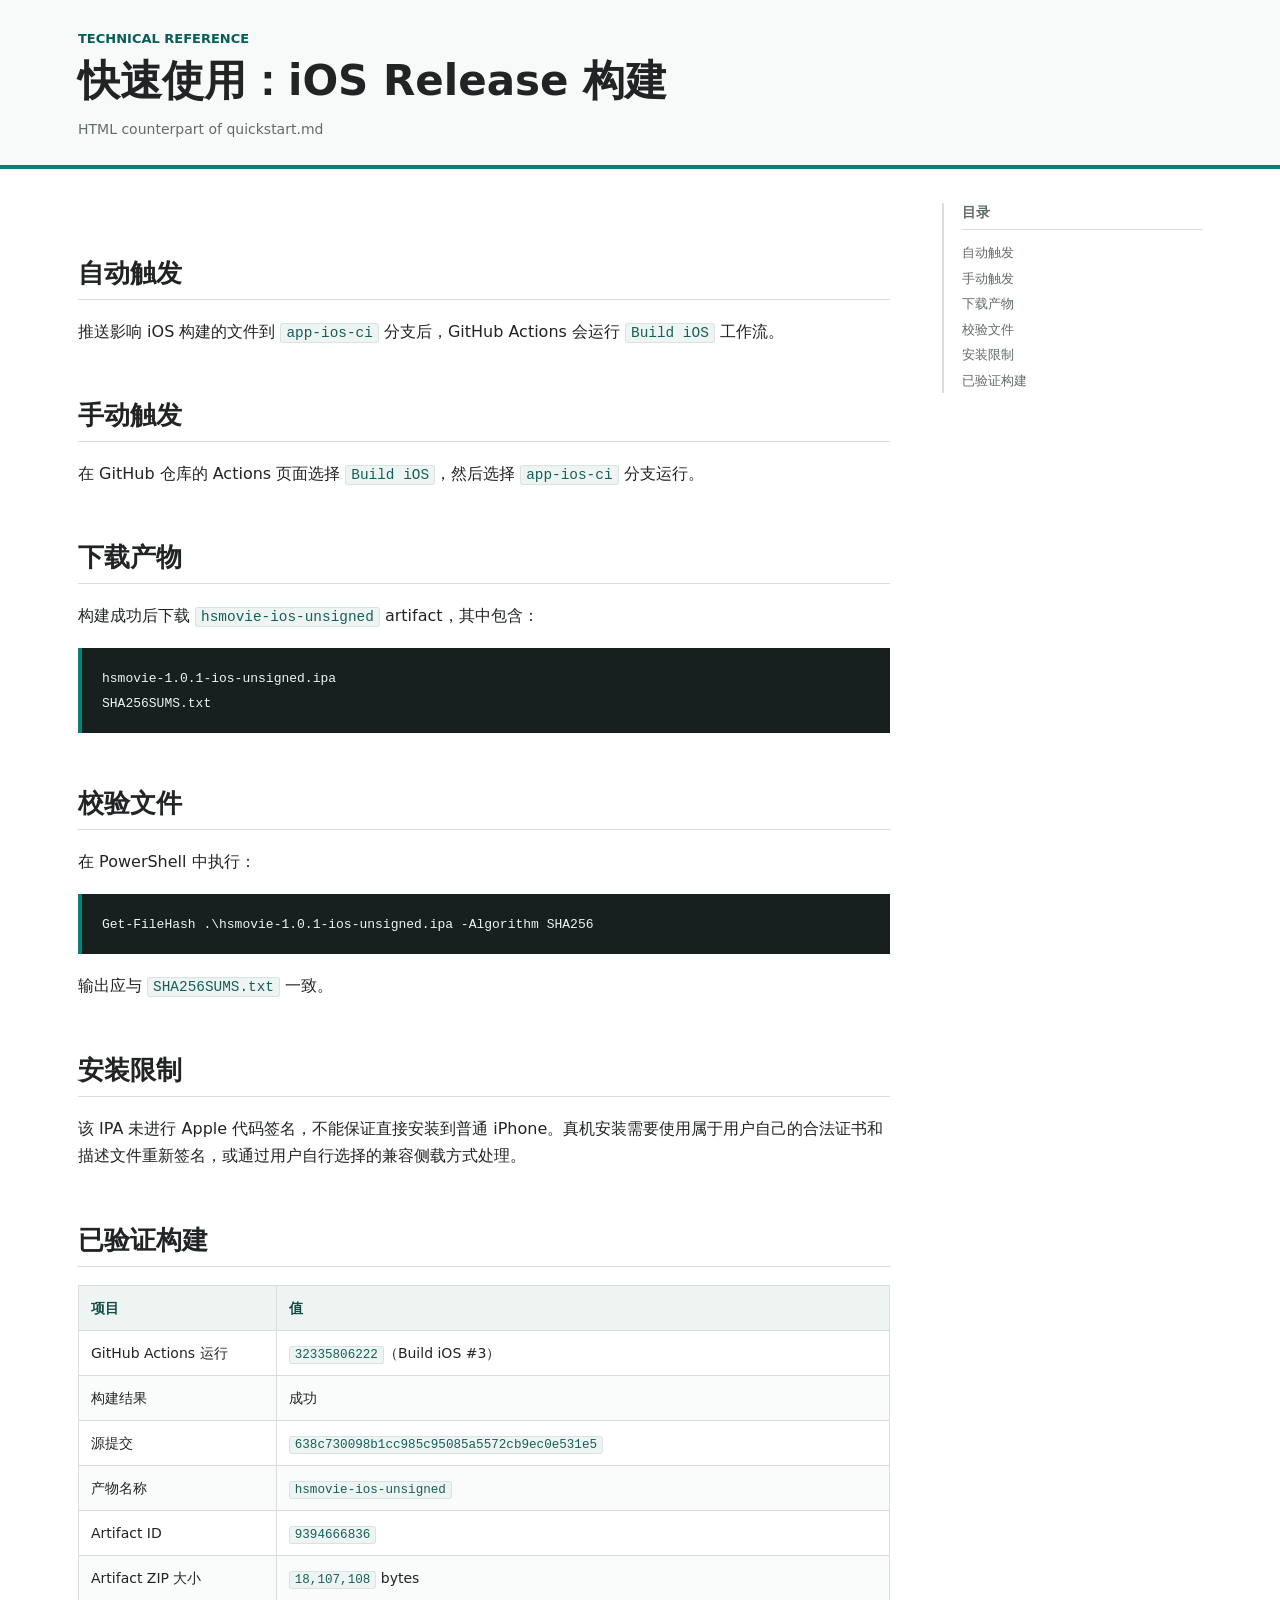
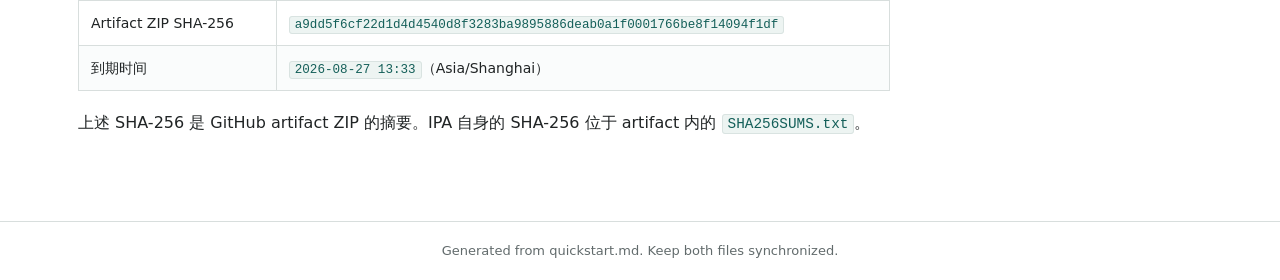
<file: specs/004-ios-release-build/quickstart.html>
<!doctype html>
<html lang="zh-CN">
<head>
  <meta charset="utf-8">
  <meta name="viewport" content="width=device-width, initial-scale=1">
  <title>快速使用：iOS Release 构建</title>
  <style>
:root{color-scheme:light;--ink:#202425;--muted:#626b6c;--line:#d8dedd;--soft:#f4f7f6;--accent:#087f78;--accent-dark:#075e59;--warm:#b65318;--code:#17201f;--paper:#fff;}
*{box-sizing:border-box}html{scroll-behavior:smooth}body{margin:0;background:var(--paper);color:var(--ink);font:16px/1.72 system-ui,-apple-system,"Segoe UI","Microsoft YaHei",sans-serif;letter-spacing:0;}
a{color:var(--accent-dark);text-decoration-thickness:1px;text-underline-offset:3px}a:hover{color:var(--warm)}
.page-header{border-bottom:4px solid var(--accent);background:#f8faf9}.page-header-inner{max-width:1180px;margin:0 auto;padding:28px 28px 24px}.eyebrow{margin:0;color:var(--accent-dark);font-size:13px;font-weight:700;text-transform:uppercase}.page-header h1{margin:6px 0 0;font-size:clamp(25px,4vw,42px);line-height:1.2;letter-spacing:0}.source{margin:10px 0 0;color:var(--muted);font-size:14px}
.layout{display:grid;grid-template-columns:minmax(0,820px) 260px;gap:52px;max-width:1180px;margin:0 auto;padding:34px 28px 72px}.content{min-width:0}.toc{position:sticky;top:24px;align-self:start;max-height:calc(100vh - 48px);overflow:auto;border-left:2px solid var(--line);padding-left:18px}.toc h2{margin:0 0 10px;font-size:14px;text-transform:uppercase;color:var(--muted)}.toc ul{list-style:none;margin:0;padding:0}.toc li{margin:0}.toc a{display:block;padding:4px 0;color:var(--muted);font-size:13px;line-height:1.35;text-decoration:none}.toc a:hover{color:var(--accent-dark)}.toc-level-3 a{padding-left:12px}.toc-level-4 a{padding-left:24px}
.content>h1:first-child{display:none}h2,h3,h4,h5,h6{scroll-margin-top:20px;line-height:1.3;letter-spacing:0}h2{margin:54px 0 18px;padding-bottom:8px;border-bottom:1px solid var(--line);font-size:26px}h3{margin:36px 0 14px;font-size:20px}h4{margin:28px 0 10px;font-size:17px}.heading-link{margin-left:8px;color:transparent;text-decoration:none;font-weight:400}.content h2:hover .heading-link,.content h3:hover .heading-link,.content h4:hover .heading-link{color:var(--line)}p{margin:12px 0}strong{font-weight:700}blockquote{margin:20px 0;padding:12px 18px;border-left:4px solid var(--warm);background:#fff8f2;color:#4d4038}blockquote p{margin:0}ul,ol{padding-left:26px}li{margin:5px 0}
code{border:1px solid #d9e3e1;border-radius:3px;background:#edf4f2;padding:1px 5px;color:#145f59;font:0.9em/1.5 "Cascadia Code",Consolas,monospace}pre{overflow:auto;margin:18px 0;padding:18px 20px;border-left:4px solid var(--accent);background:var(--code);color:#edf5f3;line-height:1.55}pre code{border:0;background:transparent;padding:0;color:inherit;font-size:13px;white-space:pre}
.table-wrap{overflow-x:auto;margin:18px 0;border:1px solid var(--line)}table{width:100%;border-collapse:collapse;font-size:14px}th{background:#edf4f2;color:#174c48;font-weight:700}th,td{padding:10px 12px;border-right:1px solid var(--line);border-bottom:1px solid var(--line);vertical-align:top}tr:last-child td{border-bottom:0}th:last-child,td:last-child{border-right:0}tbody tr:nth-child(even){background:#fafcfc}hr{border:0;border-top:1px solid var(--line);margin:36px 0}
.doc-footer{border-top:1px solid var(--line);color:var(--muted);font-size:13px;padding:18px 28px;text-align:center}
@media(max-width:900px){.layout{grid-template-columns:1fr;padding-top:22px}.toc{position:static;grid-row:1;max-height:none;border-left:0;border-bottom:1px solid var(--line);padding:0 0 18px}.toc ul{columns:2}.content{grid-row:2}}
@media(max-width:600px){body{font-size:15px}.page-header-inner,.layout{padding-left:18px;padding-right:18px}.layout{gap:26px}.toc ul{columns:1}h2{font-size:22px}pre{margin-left:-18px;margin-right:-18px;border-left-width:4px;border-radius:0;padding:16px 18px}.table-wrap{margin-left:-18px;margin-right:-18px;border-left:0;border-right:0}th,td{min-width:130px}}
@media print{.page-header{border-bottom:2px solid #000}.layout{display:block;max-width:none;padding:20px}.toc{position:static;max-height:none;border:1px solid #bbb;padding:14px;margin-bottom:28px}.toc ul{columns:2}.heading-link{display:none}a{color:#000;text-decoration:none}pre{white-space:pre-wrap;break-inside:avoid}table{break-inside:auto}tr{break-inside:avoid}.doc-footer{padding:10px}}
  </style>
</head>
<body>
  <header class="page-header"><div class="page-header-inner">
    <p class="eyebrow">Technical Reference</p>
    <h1>快速使用：iOS Release 构建</h1>
    <p class="source">HTML counterpart of quickstart.md</p>
  </div></header>
  <div class="layout">
    <main class="content"><h1 id="快速使用-ios-release-构建">快速使用：iOS Release 构建<a class="heading-link" href="#快速使用-ios-release-构建" aria-label="Link to this section">#</a></h1>
<h2 id="自动触发">自动触发<a class="heading-link" href="#自动触发" aria-label="Link to this section">#</a></h2>
<p>推送影响 iOS 构建的文件到 <code>app-ios-ci</code> 分支后，GitHub Actions 会运行 <code>Build iOS</code> 工作流。</p>
<h2 id="手动触发">手动触发<a class="heading-link" href="#手动触发" aria-label="Link to this section">#</a></h2>
<p>在 GitHub 仓库的 Actions 页面选择 <code>Build iOS</code>，然后选择 <code>app-ios-ci</code> 分支运行。</p>
<h2 id="下载产物">下载产物<a class="heading-link" href="#下载产物" aria-label="Link to this section">#</a></h2>
<p>构建成功后下载 <code>hsmovie-ios-unsigned</code> artifact，其中包含：</p>
<pre><code class="language-text">hsmovie-1.0.1-ios-unsigned.ipa
SHA256SUMS.txt</code></pre>
<h2 id="校验文件">校验文件<a class="heading-link" href="#校验文件" aria-label="Link to this section">#</a></h2>
<p>在 PowerShell 中执行：</p>
<pre><code class="language-powershell">Get-FileHash .\hsmovie-1.0.1-ios-unsigned.ipa -Algorithm SHA256</code></pre>
<p>输出应与 <code>SHA256SUMS.txt</code> 一致。</p>
<h2 id="安装限制">安装限制<a class="heading-link" href="#安装限制" aria-label="Link to this section">#</a></h2>
<p>该 IPA 未进行 Apple 代码签名，不能保证直接安装到普通 iPhone。真机安装需要使用属于用户自己的合法证书和描述文件重新签名，或通过用户自行选择的兼容侧载方式处理。</p>
<h2 id="已验证构建">已验证构建<a class="heading-link" href="#已验证构建" aria-label="Link to this section">#</a></h2>
<div class="table-wrap"><table><thead><tr><th style="text-align:left">项目</th><th style="text-align:left">值</th></tr></thead><tbody><tr><td style="text-align:left">GitHub Actions 运行</td><td style="text-align:left"><code>32335806222</code>（Build iOS #3）</td></tr><tr><td style="text-align:left">构建结果</td><td style="text-align:left">成功</td></tr><tr><td style="text-align:left">源提交</td><td style="text-align:left"><code>638c730098b1cc985c95085a5572cb9ec0e531e5</code></td></tr><tr><td style="text-align:left">产物名称</td><td style="text-align:left"><code>hsmovie-ios-unsigned</code></td></tr><tr><td style="text-align:left">Artifact ID</td><td style="text-align:left"><code>9394666836</code></td></tr><tr><td style="text-align:left">Artifact ZIP 大小</td><td style="text-align:left"><code>18,107,108</code> bytes</td></tr><tr><td style="text-align:left">Artifact ZIP SHA-256</td><td style="text-align:left"><code>a9dd5f6cf22d1d4d4540d8f3283ba9895886deab0a1f0001766be8f14094f1df</code></td></tr><tr><td style="text-align:left">到期时间</td><td style="text-align:left"><code>2026-08-27 13:33</code>（Asia/Shanghai）</td></tr></tbody></table></div>
<p>上述 SHA-256 是 GitHub artifact ZIP 的摘要。IPA 自身的 SHA-256 位于 artifact 内的 <code>SHA256SUMS.txt</code>。</p></main>
    <nav class="toc" aria-label="Table of contents"><h2>目录</h2><ul><li class="toc-level-2"><a href="#自动触发">自动触发</a></li>
<li class="toc-level-2"><a href="#手动触发">手动触发</a></li>
<li class="toc-level-2"><a href="#下载产物">下载产物</a></li>
<li class="toc-level-2"><a href="#校验文件">校验文件</a></li>
<li class="toc-level-2"><a href="#安装限制">安装限制</a></li>
<li class="toc-level-2"><a href="#已验证构建">已验证构建</a></li></ul></nav>
  </div>
  <footer class="doc-footer">Generated from quickstart.md. Keep both files synchronized.</footer>
</body>
</html>
</file>
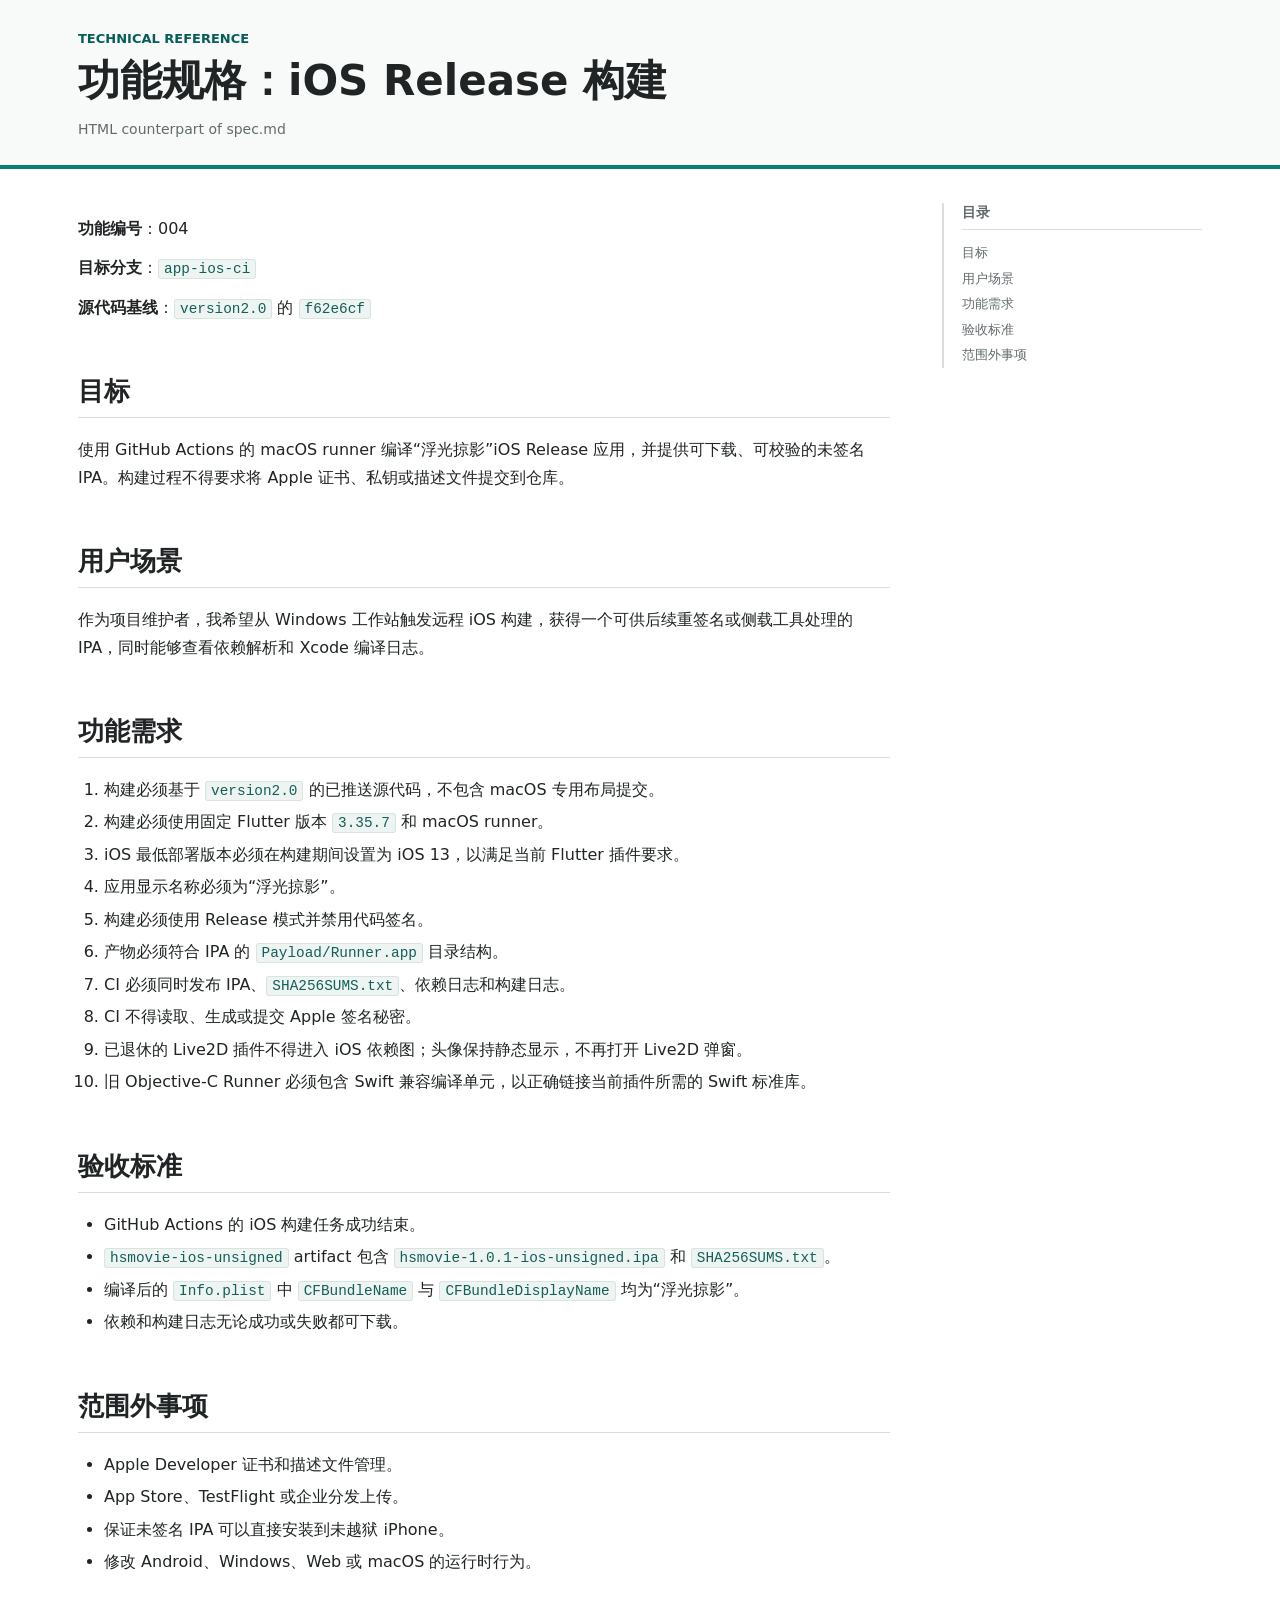
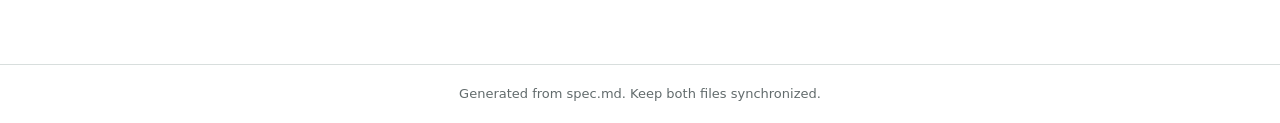
<file: specs/004-ios-release-build/spec.html>
<!doctype html>
<html lang="zh-CN">
<head>
  <meta charset="utf-8">
  <meta name="viewport" content="width=device-width, initial-scale=1">
  <title>功能规格：iOS Release 构建</title>
  <style>
:root{color-scheme:light;--ink:#202425;--muted:#626b6c;--line:#d8dedd;--soft:#f4f7f6;--accent:#087f78;--accent-dark:#075e59;--warm:#b65318;--code:#17201f;--paper:#fff;}
*{box-sizing:border-box}html{scroll-behavior:smooth}body{margin:0;background:var(--paper);color:var(--ink);font:16px/1.72 system-ui,-apple-system,"Segoe UI","Microsoft YaHei",sans-serif;letter-spacing:0;}
a{color:var(--accent-dark);text-decoration-thickness:1px;text-underline-offset:3px}a:hover{color:var(--warm)}
.page-header{border-bottom:4px solid var(--accent);background:#f8faf9}.page-header-inner{max-width:1180px;margin:0 auto;padding:28px 28px 24px}.eyebrow{margin:0;color:var(--accent-dark);font-size:13px;font-weight:700;text-transform:uppercase}.page-header h1{margin:6px 0 0;font-size:clamp(25px,4vw,42px);line-height:1.2;letter-spacing:0}.source{margin:10px 0 0;color:var(--muted);font-size:14px}
.layout{display:grid;grid-template-columns:minmax(0,820px) 260px;gap:52px;max-width:1180px;margin:0 auto;padding:34px 28px 72px}.content{min-width:0}.toc{position:sticky;top:24px;align-self:start;max-height:calc(100vh - 48px);overflow:auto;border-left:2px solid var(--line);padding-left:18px}.toc h2{margin:0 0 10px;font-size:14px;text-transform:uppercase;color:var(--muted)}.toc ul{list-style:none;margin:0;padding:0}.toc li{margin:0}.toc a{display:block;padding:4px 0;color:var(--muted);font-size:13px;line-height:1.35;text-decoration:none}.toc a:hover{color:var(--accent-dark)}.toc-level-3 a{padding-left:12px}.toc-level-4 a{padding-left:24px}
.content>h1:first-child{display:none}h2,h3,h4,h5,h6{scroll-margin-top:20px;line-height:1.3;letter-spacing:0}h2{margin:54px 0 18px;padding-bottom:8px;border-bottom:1px solid var(--line);font-size:26px}h3{margin:36px 0 14px;font-size:20px}h4{margin:28px 0 10px;font-size:17px}.heading-link{margin-left:8px;color:transparent;text-decoration:none;font-weight:400}.content h2:hover .heading-link,.content h3:hover .heading-link,.content h4:hover .heading-link{color:var(--line)}p{margin:12px 0}strong{font-weight:700}blockquote{margin:20px 0;padding:12px 18px;border-left:4px solid var(--warm);background:#fff8f2;color:#4d4038}blockquote p{margin:0}ul,ol{padding-left:26px}li{margin:5px 0}
code{border:1px solid #d9e3e1;border-radius:3px;background:#edf4f2;padding:1px 5px;color:#145f59;font:0.9em/1.5 "Cascadia Code",Consolas,monospace}pre{overflow:auto;margin:18px 0;padding:18px 20px;border-left:4px solid var(--accent);background:var(--code);color:#edf5f3;line-height:1.55}pre code{border:0;background:transparent;padding:0;color:inherit;font-size:13px;white-space:pre}
.table-wrap{overflow-x:auto;margin:18px 0;border:1px solid var(--line)}table{width:100%;border-collapse:collapse;font-size:14px}th{background:#edf4f2;color:#174c48;font-weight:700}th,td{padding:10px 12px;border-right:1px solid var(--line);border-bottom:1px solid var(--line);vertical-align:top}tr:last-child td{border-bottom:0}th:last-child,td:last-child{border-right:0}tbody tr:nth-child(even){background:#fafcfc}hr{border:0;border-top:1px solid var(--line);margin:36px 0}
.doc-footer{border-top:1px solid var(--line);color:var(--muted);font-size:13px;padding:18px 28px;text-align:center}
@media(max-width:900px){.layout{grid-template-columns:1fr;padding-top:22px}.toc{position:static;grid-row:1;max-height:none;border-left:0;border-bottom:1px solid var(--line);padding:0 0 18px}.toc ul{columns:2}.content{grid-row:2}}
@media(max-width:600px){body{font-size:15px}.page-header-inner,.layout{padding-left:18px;padding-right:18px}.layout{gap:26px}.toc ul{columns:1}h2{font-size:22px}pre{margin-left:-18px;margin-right:-18px;border-left-width:4px;border-radius:0;padding:16px 18px}.table-wrap{margin-left:-18px;margin-right:-18px;border-left:0;border-right:0}th,td{min-width:130px}}
@media print{.page-header{border-bottom:2px solid #000}.layout{display:block;max-width:none;padding:20px}.toc{position:static;max-height:none;border:1px solid #bbb;padding:14px;margin-bottom:28px}.toc ul{columns:2}.heading-link{display:none}a{color:#000;text-decoration:none}pre{white-space:pre-wrap;break-inside:avoid}table{break-inside:auto}tr{break-inside:avoid}.doc-footer{padding:10px}}
  </style>
</head>
<body>
  <header class="page-header"><div class="page-header-inner">
    <p class="eyebrow">Technical Reference</p>
    <h1>功能规格：iOS Release 构建</h1>
    <p class="source">HTML counterpart of spec.md</p>
  </div></header>
  <div class="layout">
    <main class="content"><h1 id="功能规格-ios-release-构建">功能规格：iOS Release 构建<a class="heading-link" href="#功能规格-ios-release-构建" aria-label="Link to this section">#</a></h1>
<p><strong>功能编号</strong>：004</p>
<p><strong>目标分支</strong>：<code>app-ios-ci</code></p>
<p><strong>源代码基线</strong>：<code>version2.0</code> 的 <code>f62e6cf</code></p>
<h2 id="目标">目标<a class="heading-link" href="#目标" aria-label="Link to this section">#</a></h2>
<p>使用 GitHub Actions 的 macOS runner 编译“浮光掠影”iOS Release 应用，并提供可下载、可校验的未签名 IPA。构建过程不得要求将 Apple 证书、私钥或描述文件提交到仓库。</p>
<h2 id="用户场景">用户场景<a class="heading-link" href="#用户场景" aria-label="Link to this section">#</a></h2>
<p>作为项目维护者，我希望从 Windows 工作站触发远程 iOS 构建，获得一个可供后续重签名或侧载工具处理的 IPA，同时能够查看依赖解析和 Xcode 编译日志。</p>
<h2 id="功能需求">功能需求<a class="heading-link" href="#功能需求" aria-label="Link to this section">#</a></h2>
<ol><li>构建必须基于 <code>version2.0</code> 的已推送源代码，不包含 macOS 专用布局提交。</li><li>构建必须使用固定 Flutter 版本 <code>3.35.7</code> 和 macOS runner。</li><li>iOS 最低部署版本必须在构建期间设置为 iOS 13，以满足当前 Flutter 插件要求。</li><li>应用显示名称必须为“浮光掠影”。</li><li>构建必须使用 Release 模式并禁用代码签名。</li><li>产物必须符合 IPA 的 <code>Payload/Runner.app</code> 目录结构。</li><li>CI 必须同时发布 IPA、<code>SHA256SUMS.txt</code>、依赖日志和构建日志。</li><li>CI 不得读取、生成或提交 Apple 签名秘密。</li><li>已退休的 Live2D 插件不得进入 iOS 依赖图；头像保持静态显示，不再打开 Live2D 弹窗。</li><li>旧 Objective-C Runner 必须包含 Swift 兼容编译单元，以正确链接当前插件所需的 Swift 标准库。</li></ol>
<h2 id="验收标准">验收标准<a class="heading-link" href="#验收标准" aria-label="Link to this section">#</a></h2>
<ul><li>GitHub Actions 的 iOS 构建任务成功结束。</li><li><code>hsmovie-ios-unsigned</code> artifact 包含 <code>hsmovie-1.0.1-ios-unsigned.ipa</code> 和 <code>SHA256SUMS.txt</code>。</li><li>编译后的 <code>Info.plist</code> 中 <code>CFBundleName</code> 与 <code>CFBundleDisplayName</code> 均为“浮光掠影”。</li><li>依赖和构建日志无论成功或失败都可下载。</li></ul>
<h2 id="范围外事项">范围外事项<a class="heading-link" href="#范围外事项" aria-label="Link to this section">#</a></h2>
<ul><li>Apple Developer 证书和描述文件管理。</li><li>App Store、TestFlight 或企业分发上传。</li><li>保证未签名 IPA 可以直接安装到未越狱 iPhone。</li><li>修改 Android、Windows、Web 或 macOS 的运行时行为。</li></ul></main>
    <nav class="toc" aria-label="Table of contents"><h2>目录</h2><ul><li class="toc-level-2"><a href="#目标">目标</a></li>
<li class="toc-level-2"><a href="#用户场景">用户场景</a></li>
<li class="toc-level-2"><a href="#功能需求">功能需求</a></li>
<li class="toc-level-2"><a href="#验收标准">验收标准</a></li>
<li class="toc-level-2"><a href="#范围外事项">范围外事项</a></li></ul></nav>
  </div>
  <footer class="doc-footer">Generated from spec.md. Keep both files synchronized.</footer>
</body>
</html>
</file>
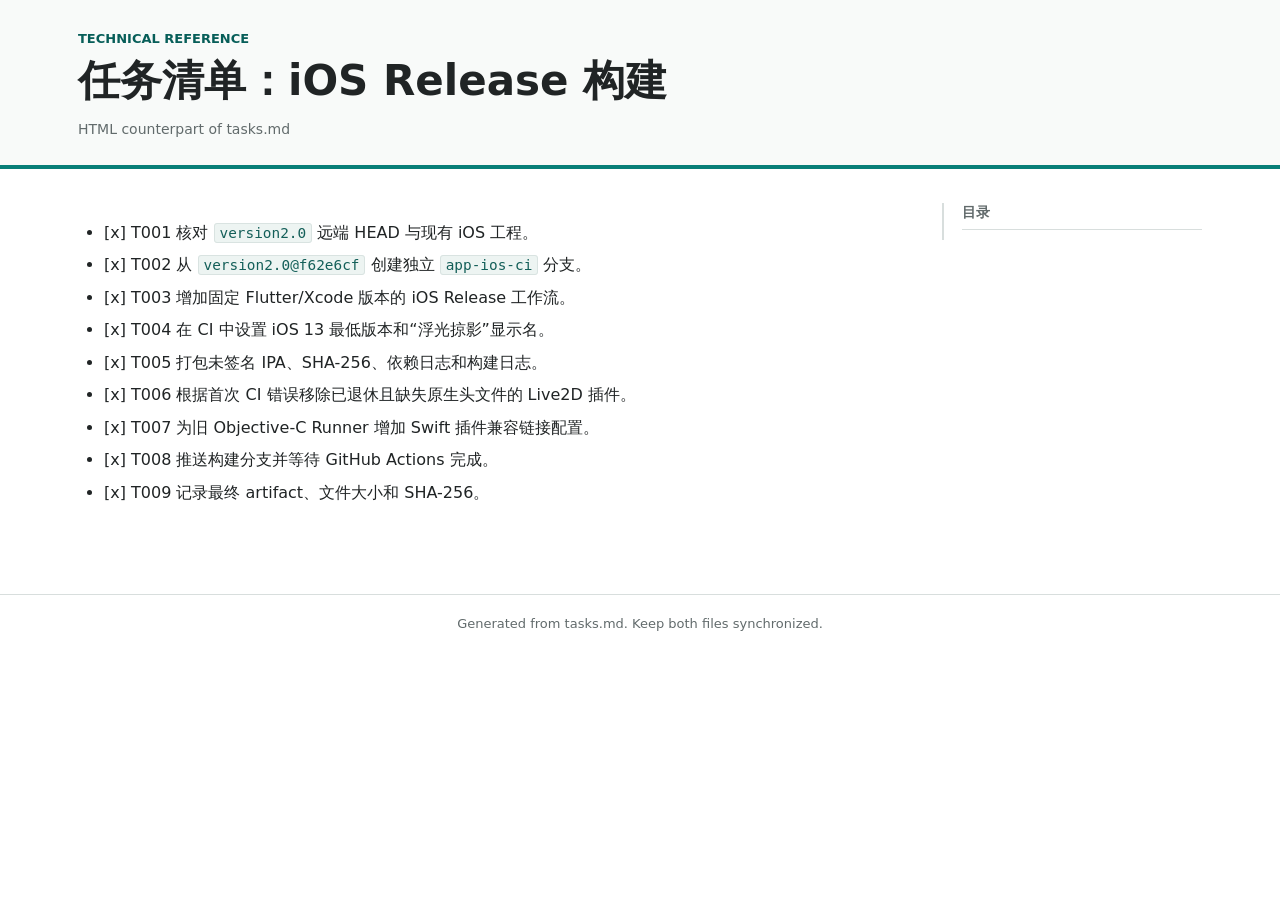
<file: specs/004-ios-release-build/tasks.html>
<!doctype html>
<html lang="zh-CN">
<head>
  <meta charset="utf-8">
  <meta name="viewport" content="width=device-width, initial-scale=1">
  <title>任务清单：iOS Release 构建</title>
  <style>
:root{color-scheme:light;--ink:#202425;--muted:#626b6c;--line:#d8dedd;--soft:#f4f7f6;--accent:#087f78;--accent-dark:#075e59;--warm:#b65318;--code:#17201f;--paper:#fff;}
*{box-sizing:border-box}html{scroll-behavior:smooth}body{margin:0;background:var(--paper);color:var(--ink);font:16px/1.72 system-ui,-apple-system,"Segoe UI","Microsoft YaHei",sans-serif;letter-spacing:0;}
a{color:var(--accent-dark);text-decoration-thickness:1px;text-underline-offset:3px}a:hover{color:var(--warm)}
.page-header{border-bottom:4px solid var(--accent);background:#f8faf9}.page-header-inner{max-width:1180px;margin:0 auto;padding:28px 28px 24px}.eyebrow{margin:0;color:var(--accent-dark);font-size:13px;font-weight:700;text-transform:uppercase}.page-header h1{margin:6px 0 0;font-size:clamp(25px,4vw,42px);line-height:1.2;letter-spacing:0}.source{margin:10px 0 0;color:var(--muted);font-size:14px}
.layout{display:grid;grid-template-columns:minmax(0,820px) 260px;gap:52px;max-width:1180px;margin:0 auto;padding:34px 28px 72px}.content{min-width:0}.toc{position:sticky;top:24px;align-self:start;max-height:calc(100vh - 48px);overflow:auto;border-left:2px solid var(--line);padding-left:18px}.toc h2{margin:0 0 10px;font-size:14px;text-transform:uppercase;color:var(--muted)}.toc ul{list-style:none;margin:0;padding:0}.toc li{margin:0}.toc a{display:block;padding:4px 0;color:var(--muted);font-size:13px;line-height:1.35;text-decoration:none}.toc a:hover{color:var(--accent-dark)}.toc-level-3 a{padding-left:12px}.toc-level-4 a{padding-left:24px}
.content>h1:first-child{display:none}h2,h3,h4,h5,h6{scroll-margin-top:20px;line-height:1.3;letter-spacing:0}h2{margin:54px 0 18px;padding-bottom:8px;border-bottom:1px solid var(--line);font-size:26px}h3{margin:36px 0 14px;font-size:20px}h4{margin:28px 0 10px;font-size:17px}.heading-link{margin-left:8px;color:transparent;text-decoration:none;font-weight:400}.content h2:hover .heading-link,.content h3:hover .heading-link,.content h4:hover .heading-link{color:var(--line)}p{margin:12px 0}strong{font-weight:700}blockquote{margin:20px 0;padding:12px 18px;border-left:4px solid var(--warm);background:#fff8f2;color:#4d4038}blockquote p{margin:0}ul,ol{padding-left:26px}li{margin:5px 0}
code{border:1px solid #d9e3e1;border-radius:3px;background:#edf4f2;padding:1px 5px;color:#145f59;font:0.9em/1.5 "Cascadia Code",Consolas,monospace}pre{overflow:auto;margin:18px 0;padding:18px 20px;border-left:4px solid var(--accent);background:var(--code);color:#edf5f3;line-height:1.55}pre code{border:0;background:transparent;padding:0;color:inherit;font-size:13px;white-space:pre}
.table-wrap{overflow-x:auto;margin:18px 0;border:1px solid var(--line)}table{width:100%;border-collapse:collapse;font-size:14px}th{background:#edf4f2;color:#174c48;font-weight:700}th,td{padding:10px 12px;border-right:1px solid var(--line);border-bottom:1px solid var(--line);vertical-align:top}tr:last-child td{border-bottom:0}th:last-child,td:last-child{border-right:0}tbody tr:nth-child(even){background:#fafcfc}hr{border:0;border-top:1px solid var(--line);margin:36px 0}
.doc-footer{border-top:1px solid var(--line);color:var(--muted);font-size:13px;padding:18px 28px;text-align:center}
@media(max-width:900px){.layout{grid-template-columns:1fr;padding-top:22px}.toc{position:static;grid-row:1;max-height:none;border-left:0;border-bottom:1px solid var(--line);padding:0 0 18px}.toc ul{columns:2}.content{grid-row:2}}
@media(max-width:600px){body{font-size:15px}.page-header-inner,.layout{padding-left:18px;padding-right:18px}.layout{gap:26px}.toc ul{columns:1}h2{font-size:22px}pre{margin-left:-18px;margin-right:-18px;border-left-width:4px;border-radius:0;padding:16px 18px}.table-wrap{margin-left:-18px;margin-right:-18px;border-left:0;border-right:0}th,td{min-width:130px}}
@media print{.page-header{border-bottom:2px solid #000}.layout{display:block;max-width:none;padding:20px}.toc{position:static;max-height:none;border:1px solid #bbb;padding:14px;margin-bottom:28px}.toc ul{columns:2}.heading-link{display:none}a{color:#000;text-decoration:none}pre{white-space:pre-wrap;break-inside:avoid}table{break-inside:auto}tr{break-inside:avoid}.doc-footer{padding:10px}}
  </style>
</head>
<body>
  <header class="page-header"><div class="page-header-inner">
    <p class="eyebrow">Technical Reference</p>
    <h1>任务清单：iOS Release 构建</h1>
    <p class="source">HTML counterpart of tasks.md</p>
  </div></header>
  <div class="layout">
    <main class="content"><h1 id="任务清单-ios-release-构建">任务清单：iOS Release 构建<a class="heading-link" href="#任务清单-ios-release-构建" aria-label="Link to this section">#</a></h1>
<ul><li>[x] T001 核对 <code>version2.0</code> 远端 HEAD 与现有 iOS 工程。</li><li>[x] T002 从 <code>version2.0@f62e6cf</code> 创建独立 <code>app-ios-ci</code> 分支。</li><li>[x] T003 增加固定 Flutter/Xcode 版本的 iOS Release 工作流。</li><li>[x] T004 在 CI 中设置 iOS 13 最低版本和“浮光掠影”显示名。</li><li>[x] T005 打包未签名 IPA、SHA-256、依赖日志和构建日志。</li><li>[x] T006 根据首次 CI 错误移除已退休且缺失原生头文件的 Live2D 插件。</li><li>[x] T007 为旧 Objective-C Runner 增加 Swift 插件兼容链接配置。</li><li>[x] T008 推送构建分支并等待 GitHub Actions 完成。</li><li>[x] T009 记录最终 artifact、文件大小和 SHA-256。</li></ul></main>
    <nav class="toc" aria-label="Table of contents"><h2>目录</h2><ul></ul></nav>
  </div>
  <footer class="doc-footer">Generated from tasks.md. Keep both files synchronized.</footer>
</body>
</html>
</file>
<file: styles.css>
:root {
  color-scheme: light;
  --ink: #19211f;
  --muted: #596461;
  --paper: #ffffff;
  --soft: #f2f6f5;
  --line: #d8e0de;
  --brand: #087f72;
  --brand-dark: #075e56;
  --accent: #c84232;
  --warm: #f4eadf;
  --max-width: 1120px;
}

* {
  box-sizing: border-box;
}

html {
  scroll-behavior: smooth;
}

body {
  margin: 0;
  background: var(--paper);
  color: var(--ink);
  font-family: "Microsoft YaHei", "PingFang SC", "Noto Sans CJK SC", Arial, sans-serif;
  font-size: 16px;
  line-height: 1.7;
  letter-spacing: 0;
}

a {
  color: var(--brand-dark);
  text-underline-offset: 3px;
}

a:hover {
  color: var(--accent);
}

img {
  display: block;
  max-width: 100%;
}

.skip-link {
  position: fixed;
  top: 8px;
  left: 8px;
  z-index: 100;
  padding: 8px 12px;
  background: var(--ink);
  color: #fff;
  transform: translateY(-160%);
}

.skip-link:focus {
  transform: translateY(0);
}

.site-header {
  position: sticky;
  top: 0;
  z-index: 20;
  border-bottom: 1px solid rgba(216, 224, 222, 0.9);
  background: rgba(255, 255, 255, 0.96);
}

.nav-shell,
.content-shell,
.footer-shell {
  width: min(calc(100% - 40px), var(--max-width));
  margin: 0 auto;
}

.nav-shell {
  min-height: 68px;
  display: flex;
  align-items: center;
  justify-content: space-between;
  gap: 24px;
}

.brand-link {
  display: inline-flex;
  align-items: center;
  gap: 10px;
  color: var(--ink);
  font-weight: 700;
  text-decoration: none;
  white-space: nowrap;
}

.brand-mark {
  width: 38px;
  height: 38px;
  border: 1px solid var(--line);
  border-radius: 6px;
  object-fit: cover;
}

.site-nav {
  display: flex;
  align-items: center;
  gap: 22px;
}

.site-nav a {
  color: var(--muted);
  font-size: 14px;
  text-decoration: none;
}

.site-nav a[aria-current="page"],
.site-nav a:hover {
  color: var(--ink);
}

.hero {
  min-height: min(680px, calc(100vh - 68px));
  display: grid;
  align-items: center;
  border-bottom: 1px solid var(--line);
  background:
    linear-gradient(90deg, rgba(255, 255, 255, 0.98) 0 46%, rgba(255, 255, 255, 0.82) 68%, rgba(255, 255, 255, 0.58) 100%),
    url("assets/logo.png") right 7% center / min(48vw, 620px) auto no-repeat;
}

.hero-inner {
  width: min(calc(100% - 40px), var(--max-width));
  margin: 0 auto;
  padding: 76px 0 86px;
}

.hero-copy {
  max-width: 660px;
}

.eyebrow {
  display: inline-flex;
  align-items: center;
  gap: 8px;
  margin: 0 0 20px;
  color: var(--brand-dark);
  font-size: 14px;
  font-weight: 700;
}

.eyebrow::before {
  width: 9px;
  height: 9px;
  border-radius: 50%;
  background: var(--brand);
  content: "";
}

h1,
h2,
h3 {
  margin-top: 0;
  line-height: 1.25;
  letter-spacing: 0;
}

h1 {
  margin-bottom: 24px;
  font-size: clamp(42px, 7vw, 78px);
  font-weight: 750;
}

h2 {
  margin-bottom: 18px;
  font-size: 30px;
}

h3 {
  margin-bottom: 8px;
  font-size: 18px;
}

.hero-lead {
  max-width: 620px;
  margin: 0 0 32px;
  color: #36413e;
  font-size: 20px;
}

.identity-row {
  display: flex;
  flex-wrap: wrap;
  gap: 12px 28px;
  margin: 0;
  padding: 18px 0 0;
  border-top: 1px solid var(--line);
  color: var(--muted);
  list-style: none;
}

.identity-row strong {
  color: var(--ink);
  font-weight: 700;
}

.section {
  padding: 76px 0;
}

.section-soft {
  background: var(--soft);
}

.section-warm {
  background: var(--warm);
}

.section-heading {
  max-width: 720px;
  margin-bottom: 36px;
}

.section-heading p,
.feature p,
.operator-copy,
.legal-meta {
  color: var(--muted);
}

.feature-grid {
  display: grid;
  grid-template-columns: repeat(2, minmax(0, 1fr));
  border-top: 1px solid var(--line);
  border-left: 1px solid var(--line);
}

.feature {
  min-height: 180px;
  padding: 28px;
  border-right: 1px solid var(--line);
  border-bottom: 1px solid var(--line);
  background: var(--paper);
}

.feature-index {
  display: block;
  margin-bottom: 24px;
  color: var(--accent);
  font-size: 13px;
  font-weight: 700;
}

.fact-grid {
  display: grid;
  grid-template-columns: 1.2fr 0.8fr;
  gap: 56px;
  align-items: start;
}

.fact-list {
  margin: 0;
  padding: 0;
  border-top: 1px solid #cdbdac;
  list-style: none;
}

.fact-list li {
  display: grid;
  grid-template-columns: 120px minmax(0, 1fr);
  gap: 20px;
  padding: 16px 0;
  border-bottom: 1px solid #cdbdac;
}

.fact-list strong {
  font-size: 14px;
}

.notice {
  padding: 22px;
  border-left: 4px solid var(--accent);
  background: rgba(255, 255, 255, 0.72);
}

.notice p:last-child {
  margin-bottom: 0;
}

.operator-band {
  display: grid;
  grid-template-columns: minmax(0, 1fr) minmax(280px, 0.65fr);
  gap: 64px;
  align-items: start;
}

.contact-list {
  margin: 0;
  padding: 0;
  list-style: none;
}

.contact-list li {
  padding: 12px 0;
  border-bottom: 1px solid var(--line);
}

.contact-list span {
  display: block;
  color: var(--muted);
  font-size: 13px;
}

.pending {
  color: #8c382e;
  font-weight: 700;
}

.site-footer {
  padding: 34px 0;
  border-top: 1px solid #303b38;
  background: #18211f;
  color: #dce4e2;
}

.footer-shell {
  display: flex;
  justify-content: space-between;
  gap: 32px;
}

.footer-links {
  display: flex;
  flex-wrap: wrap;
  gap: 12px 24px;
}

.site-footer a {
  color: #dce4e2;
}

.site-footer p {
  margin: 0;
  color: #aebbb7;
  font-size: 13px;
}

.legal-main {
  padding: 70px 0 90px;
}

.legal-header {
  max-width: 820px;
  margin-bottom: 44px;
  padding-bottom: 28px;
  border-bottom: 1px solid var(--line);
}

.legal-header h1 {
  margin-bottom: 16px;
  font-size: 44px;
}

.legal-layout {
  display: grid;
  grid-template-columns: 220px minmax(0, 760px);
  gap: 58px;
  align-items: start;
}

.legal-toc {
  position: sticky;
  top: 96px;
  margin: 0;
  padding: 0;
  list-style: none;
}

.legal-toc li {
  border-bottom: 1px solid var(--line);
}

.legal-toc a {
  display: block;
  padding: 9px 0;
  color: var(--muted);
  font-size: 14px;
  text-decoration: none;
}

.legal-article section {
  margin-bottom: 42px;
  scroll-margin-top: 96px;
}

.legal-article h2 {
  font-size: 24px;
}

.legal-article ul,
.legal-article ol {
  padding-left: 22px;
}

.legal-article li + li {
  margin-top: 8px;
}

.error-page {
  min-height: 100vh;
  display: grid;
  place-items: center;
  padding: 32px;
  background: var(--soft);
}

.error-content {
  max-width: 620px;
  text-align: center;
}

.error-code {
  margin: 0;
  color: var(--brand);
  font-size: 96px;
  font-weight: 800;
  line-height: 1;
}

.text-link {
  display: inline-block;
  margin-top: 18px;
  font-weight: 700;
}

@media (max-width: 820px) {
  .site-header {
    position: static;
  }

  .nav-shell {
    padding: 14px 0;
    align-items: flex-start;
    flex-direction: column;
    gap: 10px;
  }

  .site-nav {
    width: 100%;
    gap: 16px;
    overflow-x: auto;
    white-space: nowrap;
  }

  .hero {
    min-height: 620px;
    align-items: end;
    background:
      linear-gradient(0deg, rgba(255, 255, 255, 1) 0 58%, rgba(255, 255, 255, 0.45) 86%, rgba(255, 255, 255, 0.15) 100%),
      url("assets/logo.png") center 8% / min(78vw, 390px) auto no-repeat;
  }

  .hero-inner {
    padding: 230px 0 54px;
  }

  h1 {
    font-size: 48px;
  }

  .feature-grid,
  .fact-grid,
  .operator-band,
  .legal-layout {
    grid-template-columns: 1fr;
  }

  .fact-grid,
  .operator-band,
  .legal-layout {
    gap: 34px;
  }

  .legal-toc {
    position: static;
    display: grid;
    grid-template-columns: repeat(2, minmax(0, 1fr));
    gap: 0 18px;
  }

  .footer-shell {
    flex-direction: column;
  }
}

@media (max-width: 520px) {
  .nav-shell,
  .content-shell,
  .footer-shell,
  .hero-inner {
    width: min(calc(100% - 28px), var(--max-width));
  }

  .section {
    padding: 56px 0;
  }

  .hero-lead {
    font-size: 18px;
  }

  .feature-grid {
    grid-template-columns: 1fr;
  }

  .feature {
    min-height: auto;
  }

  .fact-list li {
    grid-template-columns: 1fr;
    gap: 4px;
  }

  .legal-header h1 {
    font-size: 36px;
  }

  .legal-toc {
    grid-template-columns: 1fr;
  }
}

@media print {
  .site-header,
  .site-footer,
  .legal-toc,
  .skip-link {
    display: none;
  }

  body {
    color: #000;
    font-size: 12pt;
  }

  .legal-main {
    padding: 0;
  }

  .legal-layout {
    display: block;
  }

  a {
    color: #000;
    text-decoration: none;
  }
}
</file>
